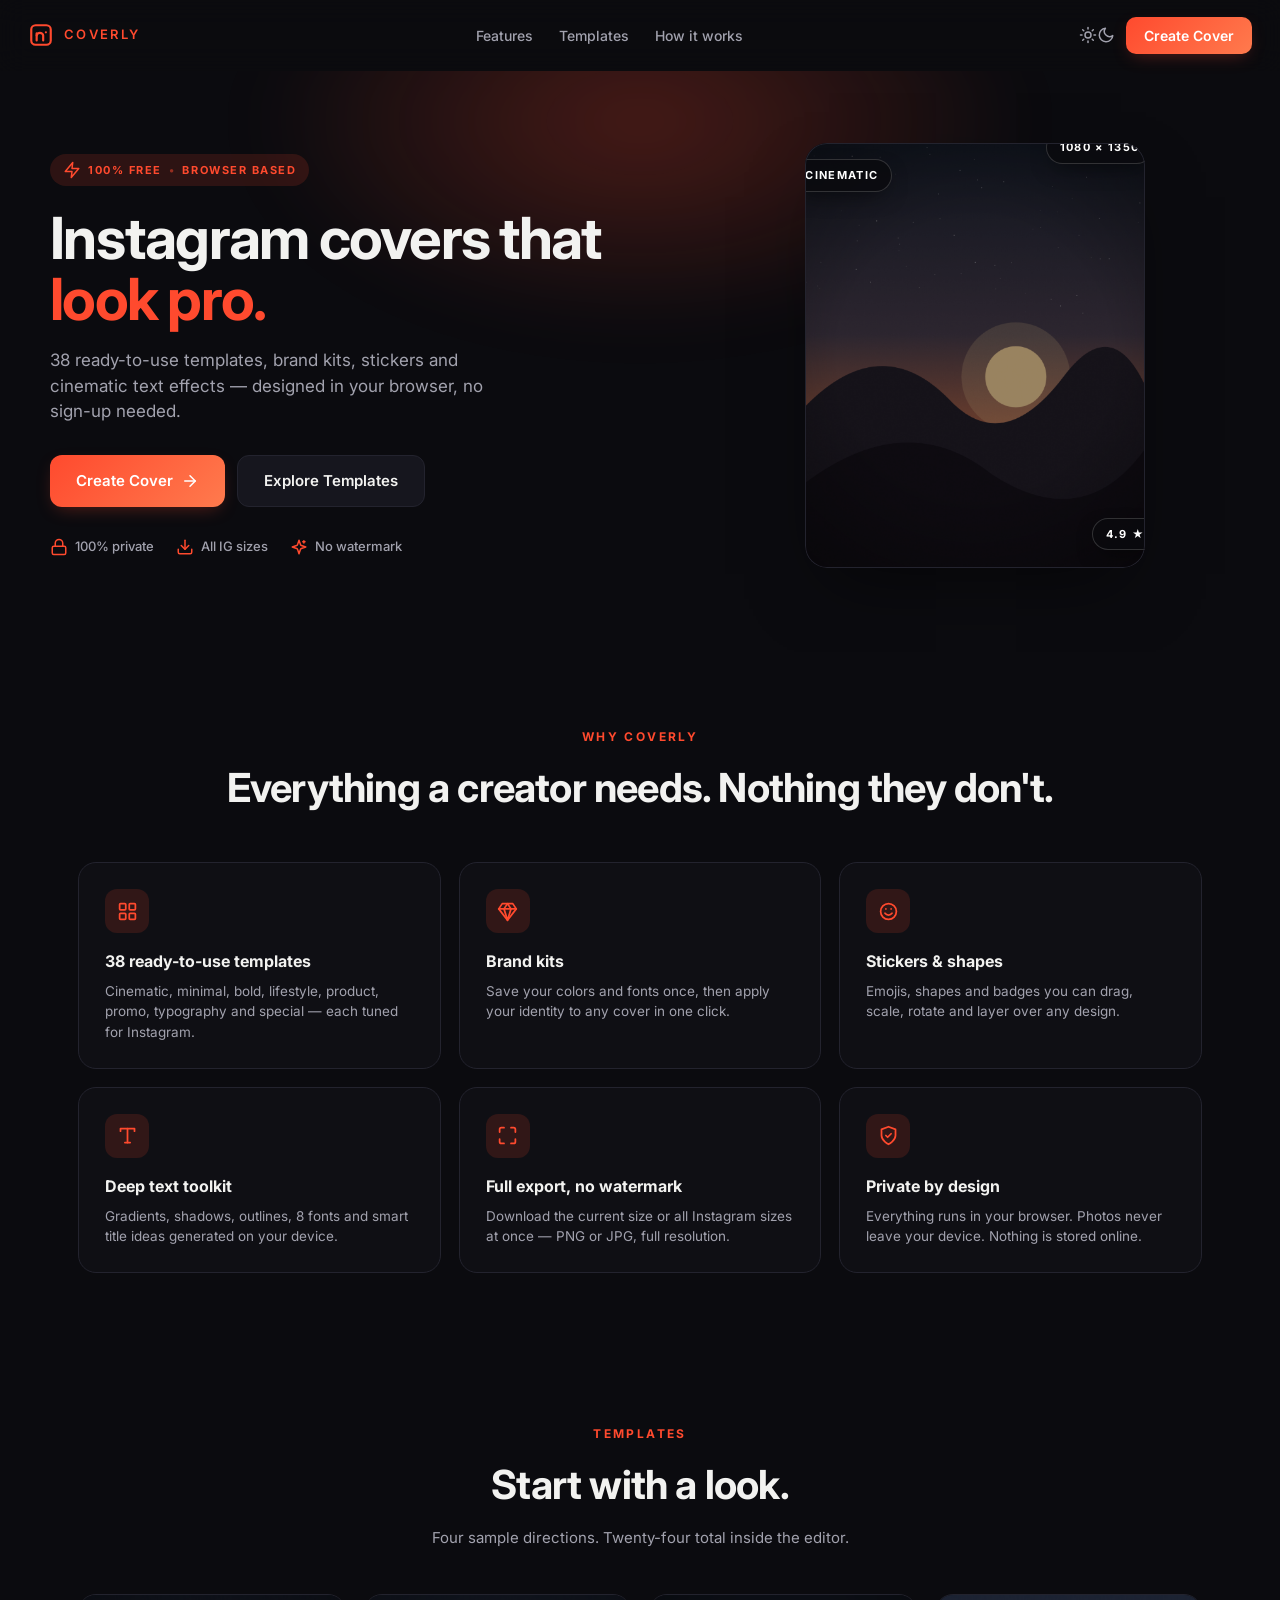
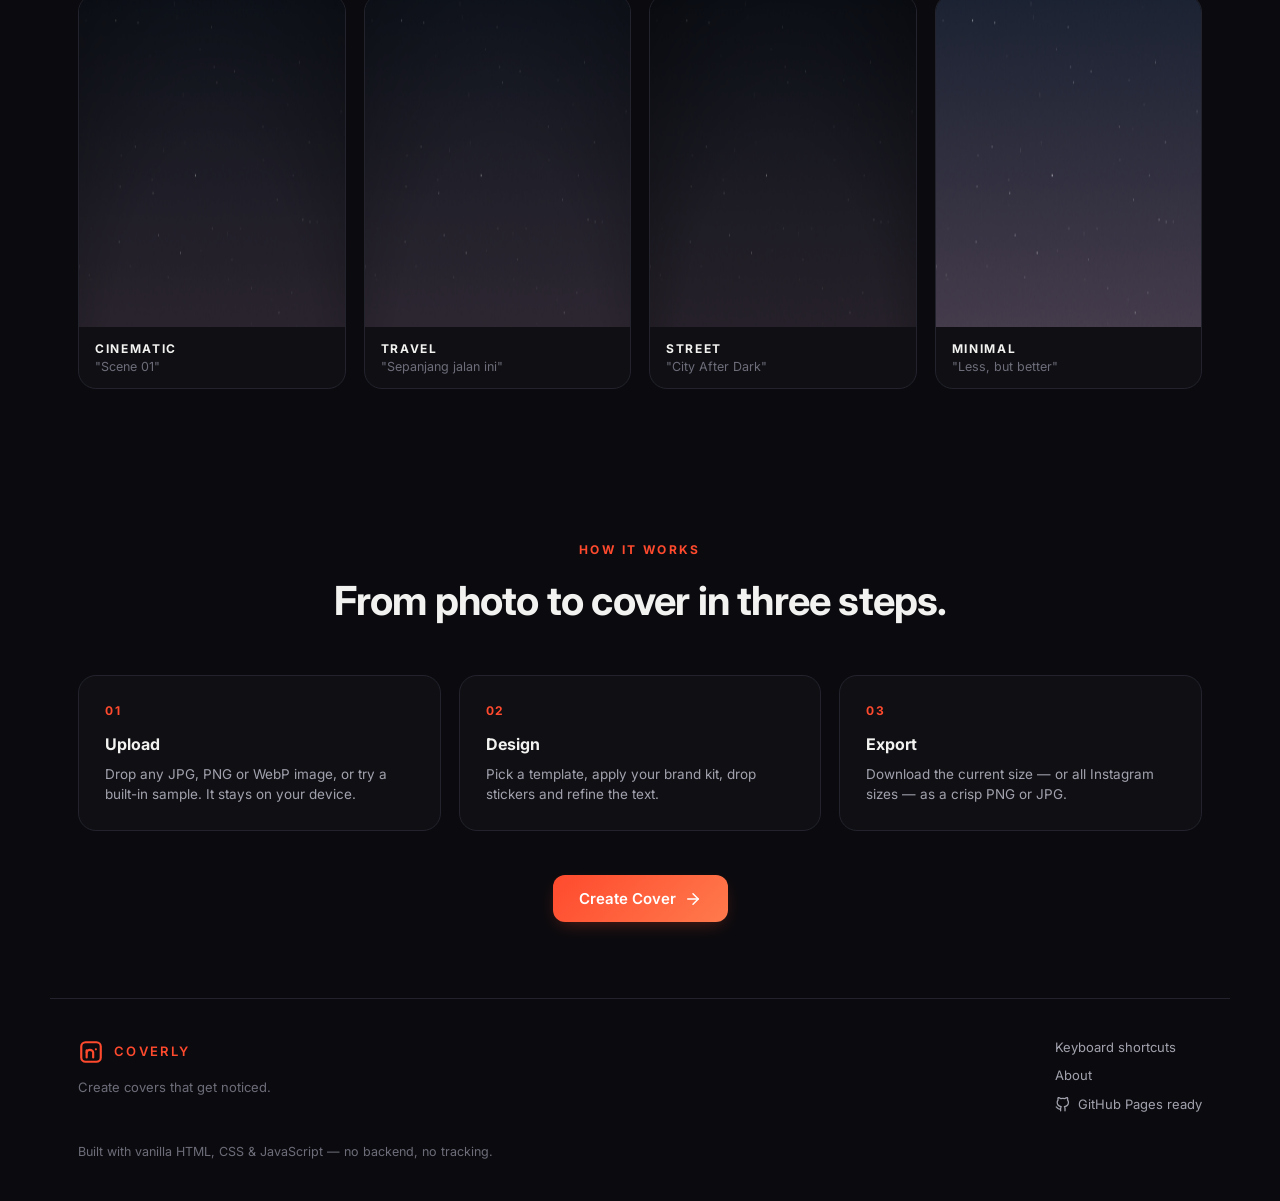
<file: index.html>
<!DOCTYPE html>
<html lang="en" data-theme="dark">
<head>
  <meta charset="UTF-8" />
  <meta name="viewport" content="width=device-width, initial-scale=1.0, viewport-fit=cover" />
  <title>Coverly — Instagram Cover Generator</title>
  <meta name="description" content="Design professional Instagram covers with 38 ready-to-use templates, brand kits, stickers, text effects and full-size export. 100% in your browser." />
  <meta name="theme-color" content="#0b0b0f" />

  <!-- Open Graph -->
  <meta property="og:type" content="website" />
  <meta property="og:title" content="Coverly — Instagram Cover Generator" />
  <meta property="og:description" content="Premium Instagram cover design: templates, brand kits, stickers, text effects and batch export — entirely in your browser." />
  <meta property="og:site_name" content="Coverly" />
  <meta property="og:image" content="assets/icons/icon-512.png" />

  <link rel="icon" type="image/svg+xml" href="assets/icons/icon.svg" />
  <link rel="apple-touch-icon" href="assets/icons/icon-192.png" />
  <link rel="manifest" href="manifest.webmanifest" />

  <!-- Fonts -->
  <link rel="preconnect" href="https://fonts.googleapis.com" />
  <link rel="preconnect" href="https://fonts.gstatic.com" crossorigin />
  <link
    href="https://fonts.googleapis.com/css2?family=Inter:wght@400;500;600;700&family=Space+Grotesk:wght@400;500;600;700&family=Poppins:wght@400;500;600;700&family=Montserrat:wght@500;600;700;800&family=Oswald:wght@400;500;600;700&family=Bebas+Neue&family=Playfair+Display:ital,wght@0,400;0,500;0,600;0,700;1,400;1,500&family=DM+Serif+Display&display=swap"
    rel="stylesheet"
  />

  <link rel="stylesheet" href="css/style.css" />
  <link rel="stylesheet" href="css/responsive.css" />
  <link rel="stylesheet" href="css/animations.css" />
</head>
<body>

  <!-- ============ ICON SPRITE (inline, dependency-free) ============ -->
  <svg xmlns="http://www.w3.org/2000/svg" style="display:none" aria-hidden="true">
    <symbol id="i-logo" viewBox="0 0 24 24" fill="none" stroke="currentColor" stroke-width="2" stroke-linecap="round" stroke-linejoin="round">
      <rect x="3" y="3" width="18" height="18" rx="4"/><path d="M8 17v-6.5"/><path d="M8 12.5c0-1.5 1.5-2.5 3-2.5s3 1 3 2.5V17"/><circle cx="16.5" cy="9.5" r="1" fill="currentColor" stroke="none"/>
    </symbol>
    <symbol id="i-sun" viewBox="0 0 24 24" fill="none" stroke="currentColor" stroke-width="2" stroke-linecap="round" stroke-linejoin="round"><circle cx="12" cy="12" r="4"/><path d="M12 2v2M12 20v2M4.93 4.93l1.41 1.41M17.66 17.66l1.41 1.41M2 12h2M20 12h2M6.34 17.66l-1.41 1.41M19.07 4.93l-1.41 1.41"/></symbol>
    <symbol id="i-moon" viewBox="0 0 24 24" fill="none" stroke="currentColor" stroke-width="2" stroke-linecap="round" stroke-linejoin="round"><path d="M21 12.79A9 9 0 1 1 11.21 3 7 7 0 0 0 21 12.79z"/></symbol>
    <symbol id="i-undo" viewBox="0 0 24 24" fill="none" stroke="currentColor" stroke-width="2" stroke-linecap="round" stroke-linejoin="round"><path d="M3 7v6h6"/><path d="M21 17a9 9 0 0 0-15-6.7L3 13"/></symbol>
    <symbol id="i-redo" viewBox="0 0 24 24" fill="none" stroke="currentColor" stroke-width="2" stroke-linecap="round" stroke-linejoin="round"><path d="M21 7v6h-6"/><path d="M3 17a9 9 0 0 1 15-6.7L21 13"/></symbol>
    <symbol id="i-reset" viewBox="0 0 24 24" fill="none" stroke="currentColor" stroke-width="2" stroke-linecap="round" stroke-linejoin="round"><path d="M3 12a9 9 0 1 0 9-9 9.75 9.75 0 0 0-6.74 2.74L3 8"/><path d="M3 3v5h5"/></symbol>
    <symbol id="i-download" viewBox="0 0 24 24" fill="none" stroke="currentColor" stroke-width="2" stroke-linecap="round" stroke-linejoin="round"><path d="M21 15v4a2 2 0 0 1-2 2H5a2 2 0 0 1-2-2v-4"/><polyline points="7 10 12 15 17 10"/><line x1="12" y1="15" x2="12" y2="3"/></symbol>
    <symbol id="i-upload" viewBox="0 0 24 24" fill="none" stroke="currentColor" stroke-width="2" stroke-linecap="round" stroke-linejoin="round"><path d="M21 15v4a2 2 0 0 1-2 2H5a2 2 0 0 1-2-2v-4"/><polyline points="17 8 12 3 7 8"/><line x1="12" y1="3" x2="12" y2="15"/></symbol>
    <symbol id="i-plus" viewBox="0 0 24 24" fill="none" stroke="currentColor" stroke-width="2" stroke-linecap="round" stroke-linejoin="round"><line x1="12" y1="5" x2="12" y2="19"/><line x1="5" y1="12" x2="19" y2="12"/></symbol>
    <symbol id="i-minus" viewBox="0 0 24 24" fill="none" stroke="currentColor" stroke-width="2" stroke-linecap="round" stroke-linejoin="round"><line x1="5" y1="12" x2="19" y2="12"/></symbol>
    <symbol id="i-x" viewBox="0 0 24 24" fill="none" stroke="currentColor" stroke-width="2" stroke-linecap="round" stroke-linejoin="round"><line x1="18" y1="6" x2="6" y2="18"/><line x1="6" y1="6" x2="18" y2="18"/></symbol>
    <symbol id="i-check" viewBox="0 0 24 24" fill="none" stroke="currentColor" stroke-width="2" stroke-linecap="round" stroke-linejoin="round"><polyline points="20 6 9 17 4 12"/></symbol>
    <symbol id="i-sparkles" viewBox="0 0 24 24" fill="none" stroke="currentColor" stroke-width="2" stroke-linecap="round" stroke-linejoin="round"><path d="M12 3l1.9 5.8a2 2 0 0 0 1.27 1.27L21 12l-5.83 1.93a2 2 0 0 0-1.27 1.27L12 21l-1.9-5.83a2 2 0 0 0-1.27-1.27L3 12l5.83-1.9a2 2 0 0 0 1.27-1.27L12 3z"/><path d="M18.5 3.5v3M17 5h3"/></symbol>
    <symbol id="i-image" viewBox="0 0 24 24" fill="none" stroke="currentColor" stroke-width="2" stroke-linecap="round" stroke-linejoin="round"><rect x="3" y="3" width="18" height="18" rx="2"/><circle cx="9" cy="9" r="2"/><path d="M21 15l-3.1-3.1a2 2 0 0 0-2.8 0L6 21"/></symbol>
    <symbol id="i-type" viewBox="0 0 24 24" fill="none" stroke="currentColor" stroke-width="2" stroke-linecap="round" stroke-linejoin="round"><polyline points="4 7 4 4 20 4 20 7"/><line x1="9" y1="20" x2="15" y2="20"/><line x1="12" y1="4" x2="12" y2="20"/></symbol>
    <symbol id="i-palette" viewBox="0 0 24 24" fill="none" stroke="currentColor" stroke-width="2" stroke-linecap="round" stroke-linejoin="round"><path d="M12 21a9 9 0 1 1 9-9c0 1.66-1.34 3-3 3h-2.5a2.5 2.5 0 0 0-2.5 2.5c0 .9.4 1.6 1 2.1.6.5.9 1.1.9 1.4z"/><circle cx="7.5" cy="10.5" r="1"/><circle cx="12" cy="7.5" r="1"/><circle cx="16.5" cy="10.5" r="1"/></symbol>
    <symbol id="i-smile" viewBox="0 0 24 24" fill="none" stroke="currentColor" stroke-width="2" stroke-linecap="round" stroke-linejoin="round"><circle cx="12" cy="12" r="9"/><path d="M8 14s1.5 2 4 2 4-2 4-2"/><line x1="9" y1="9" x2="9.01" y2="9"/><line x1="15" y1="9" x2="15.01" y2="9"/></symbol>
    <symbol id="i-gem" viewBox="0 0 24 24" fill="none" stroke="currentColor" stroke-width="2" stroke-linecap="round" stroke-linejoin="round"><path d="M6 3h12l4 6-10 13L2 9z"/><path d="M2 9h20"/><path d="M12 22 8 9l4-6 4 6z"/></symbol>
    <symbol id="i-copy" viewBox="0 0 24 24" fill="none" stroke="currentColor" stroke-width="2" stroke-linecap="round" stroke-linejoin="round"><rect x="9" y="9" width="13" height="13" rx="2"/><path d="M5 15H4a2 2 0 0 1-2-2V4a2 2 0 0 1 2-2h9a2 2 0 0 1 2 2v1"/></symbol>
    <symbol id="i-front" viewBox="0 0 24 24" fill="none" stroke="currentColor" stroke-width="2" stroke-linecap="round" stroke-linejoin="round"><polyline points="12 8 12 21"/><path d="M12 8l-3 3"/><path d="M12 8l3 3"/><path d="M5 3h14"/></symbol>
    <symbol id="i-grid" viewBox="0 0 24 24" fill="none" stroke="currentColor" stroke-width="2" stroke-linecap="round" stroke-linejoin="round"><rect x="3" y="3" width="7" height="7" rx="1"/><rect x="14" y="3" width="7" height="7" rx="1"/><rect x="14" y="14" width="7" height="7" rx="1"/><rect x="3" y="14" width="7" height="7" rx="1"/></symbol>
    <symbol id="i-move" viewBox="0 0 24 24" fill="none" stroke="currentColor" stroke-width="2" stroke-linecap="round" stroke-linejoin="round"><polyline points="5 9 2 12 5 15"/><polyline points="9 5 12 2 15 5"/><polyline points="15 19 12 22 9 19"/><polyline points="19 9 22 12 19 15"/><line x1="2" y1="12" x2="22" y2="12"/><line x1="12" y1="2" x2="12" y2="22"/></symbol>
    <symbol id="i-keyboard" viewBox="0 0 24 24" fill="none" stroke="currentColor" stroke-width="2" stroke-linecap="round" stroke-linejoin="round"><rect x="2" y="5" width="20" height="14" rx="2"/><path d="M6 9h.01M10 9h.01M14 9h.01M18 9h.01M6 13h.01M18 13h.01M6 17h.01M10 17h.01M14 17h.01M18 17h.01M9 13h6"/></symbol>
    <symbol id="i-info" viewBox="0 0 24 24" fill="none" stroke="currentColor" stroke-width="2" stroke-linecap="round" stroke-linejoin="round"><circle cx="12" cy="12" r="10"/><line x1="12" y1="16" x2="12" y2="12"/><line x1="12" y1="8" x2="12.01" y2="8"/></symbol>
    <symbol id="i-arrow-right" viewBox="0 0 24 24" fill="none" stroke="currentColor" stroke-width="2" stroke-linecap="round" stroke-linejoin="round"><line x1="5" y1="12" x2="19" y2="12"/><polyline points="12 5 19 12 12 19"/></symbol>
    <symbol id="i-align-left" viewBox="0 0 24 24" fill="none" stroke="currentColor" stroke-width="2" stroke-linecap="round" stroke-linejoin="round"><line x1="21" y1="6" x2="3" y2="6"/><line x1="15" y1="12" x2="3" y2="12"/><line x1="17" y1="18" x2="3" y2="18"/></symbol>
    <symbol id="i-align-center" viewBox="0 0 24 24" fill="none" stroke="currentColor" stroke-width="2" stroke-linecap="round" stroke-linejoin="round"><line x1="21" y1="6" x2="3" y2="6"/><line x1="17" y1="12" x2="7" y2="12"/><line x1="19" y1="18" x2="5" y2="18"/></symbol>
    <symbol id="i-align-right" viewBox="0 0 24 24" fill="none" stroke="currentColor" stroke-width="2" stroke-linecap="round" stroke-linejoin="round"><line x1="21" y1="6" x2="3" y2="6"/><line x1="21" y1="12" x2="9" y2="12"/><line x1="21" y1="18" x2="7" y2="18"/></symbol>
    <symbol id="i-refresh" viewBox="0 0 24 24" fill="none" stroke="currentColor" stroke-width="2" stroke-linecap="round" stroke-linejoin="round"><path d="M23 4v6h-6"/><path d="M1 20v-6h6"/><path d="M3.51 9a9 9 0 0 1 14.85-3.36L23 10M1 14l4.64 4.36A9 9 0 0 0 20.49 15"/></symbol>
    <symbol id="i-maximize" viewBox="0 0 24 24" fill="none" stroke="currentColor" stroke-width="2" stroke-linecap="round" stroke-linejoin="round"><path d="M8 3H5a2 2 0 0 0-2 2v3M21 8V5a2 2 0 0 0-2-2h-3M3 16v3a2 2 0 0 0 2 2h3M16 21h3a2 2 0 0 0 2-2v-3"/></symbol>
    <symbol id="i-trash" viewBox="0 0 24 24" fill="none" stroke="currentColor" stroke-width="2" stroke-linecap="round" stroke-linejoin="round"><polyline points="3 6 5 6 21 6"/><path d="M19 6v14a2 2 0 0 1-2 2H7a2 2 0 0 1-2-2V6m3 0V4a2 2 0 0 1 2-2h4a2 2 0 0 1 2 2v2"/></symbol>
    <symbol id="i-zap" viewBox="0 0 24 24" fill="none" stroke="currentColor" stroke-width="2" stroke-linecap="round" stroke-linejoin="round"><polygon points="13 2 3 14 12 14 11 22 21 10 12 10 13 2"/></symbol>
    <symbol id="i-shield" viewBox="0 0 24 24" fill="none" stroke="currentColor" stroke-width="2" stroke-linecap="round" stroke-linejoin="round"><path d="M12 22s8-4 8-10V5l-8-3-8 3v7c0 6 8 10 8 10z"/><polyline points="9 12 11 14 15 10"/></symbol>
    <symbol id="i-github" viewBox="0 0 24 24" fill="none" stroke="currentColor" stroke-width="2" stroke-linecap="round" stroke-linejoin="round"><path d="M9 19c-5 1.5-5-2.5-7-3m14 6v-3.87a3.37 3.37 0 0 0-.94-2.61c3.14-.35 6.44-1.54 6.44-7A5.44 5.44 0 0 0 20 4.77 5.07 5.07 0 0 0 19.91 1S18.73.65 16 2.48a13.38 13.38 0 0 0-7 0C6.27.65 5.09 1 5.09 1A5.07 5.07 0 0 0 5 4.77a5.44 5.44 0 0 0-1.5 3.78c0 5.42 3.3 6.61 6.44 7A3.37 3.37 0 0 0 9 18.13V22"/></symbol>
    <symbol id="i-loader" viewBox="0 0 24 24" fill="none" stroke="currentColor" stroke-width="2" stroke-linecap="round" stroke-linejoin="round"><path d="M21 12a9 9 0 1 1-6.22-8.56"/></symbol>
    <symbol id="i-lock" viewBox="0 0 24 24" fill="none" stroke="currentColor" stroke-width="2" stroke-linecap="round" stroke-linejoin="round"><rect x="3" y="11" width="18" height="11" rx="2"/><path d="M7 11V7a5 5 0 0 1 10 0v4"/></symbol>
    <symbol id="i-camera" viewBox="0 0 24 24" fill="none" stroke="currentColor" stroke-width="2" stroke-linecap="round" stroke-linejoin="round"><path d="M23 19a2 2 0 0 1-2 2H3a2 2 0 0 1-2-2V8a2 2 0 0 1 2-2h4l2-3h6l2 3h4a2 2 0 0 1 2 2z"/><circle cx="12" cy="13" r="4"/></symbol>
    <symbol id="i-chevron-down" viewBox="0 0 24 24" fill="none" stroke="currentColor" stroke-width="2" stroke-linecap="round" stroke-linejoin="round"><polyline points="6 9 12 15 18 9"/></symbol>
    <!-- shape glyphs (filled) -->
    <symbol id="i-circle" viewBox="0 0 24 24" fill="currentColor"><circle cx="12" cy="12" r="9"/></symbol>
    <symbol id="i-oval" viewBox="0 0 24 24" fill="currentColor"><ellipse cx="12" cy="12" rx="9" ry="5.5"/></symbol>
    <symbol id="i-star" viewBox="0 0 24 24" fill="currentColor"><path d="M12 2l2.9 6.3 6.9.8-5.1 4.7 1.4 6.8L12 17.4 5.9 20.6l1.4-6.8L2.2 9.1l6.9-.8z"/></symbol>
    <symbol id="i-arrow" viewBox="0 0 24 24" fill="currentColor"><path d="M2 8h10V4l10 8-10 8v-4H2z"/></symbol>
    <symbol id="i-frame" viewBox="0 0 24 24" fill="none" stroke="currentColor" stroke-width="2"><rect x="4" y="7" width="16" height="10" rx="2"/></symbol>
    <symbol id="i-zigzag" viewBox="0 0 24 24" fill="none" stroke="currentColor" stroke-width="2" stroke-linecap="round" stroke-linejoin="round"><path d="M2 12l4-6 4 8 4-8 4 8 4-6"/></symbol>
  </svg>

  <!-- ===================== LANDING PAGE ===================== -->
  <div id="view-landing" class="landing">
    <header class="site-nav">
      <a class="brand" href="#top" aria-label="Coverly home">
        <svg class="brand-mark"><use href="#i-logo"/></svg>
        <span class="brand-name">COVERLY</span>
      </a>
      <nav class="site-nav-links" aria-label="Primary">
        <a href="#features">Features</a>
        <a href="#templates">Templates</a>
        <a href="#how">How it works</a>
      </nav>
      <div class="site-nav-actions">
        <button class="icon-btn site-nav-toggle" id="navToggle" type="button" aria-label="Open navigation menu" aria-expanded="false" aria-controls="siteNavMobile">
          <svg class="icon" width="20" height="20" viewBox="0 0 24 24" fill="none" stroke="currentColor" stroke-width="2" stroke-linecap="round" stroke-linejoin="round"><line x1="3" y1="6" x2="21" y2="6"/><line x1="3" y1="12" x2="21" y2="12"/><line x1="3" y1="18" x2="21" y2="18"/></svg>
        </button>
        <button class="icon-btn js-dark-toggle" type="button" aria-label="Toggle dark mode" title="Toggle dark mode">
          <svg class="icon icon-sun"><use href="#i-sun"/></svg>
          <svg class="icon icon-moon"><use href="#i-moon"/></svg>
        </button>
        <button class="btn btn-primary js-open-editor" type="button">Create Cover</button>
      </div>
      <div class="site-nav-mobile" id="siteNavMobile" hidden>
        <a href="#features">Features</a>
        <a href="#templates">Templates</a>
        <a href="#how">How it works</a>
      </div>
    </header>

    <main id="top">
      <!-- HERO -->
      <section class="hero">
        <div class="hero-glow" aria-hidden="true"></div>
        <div class="hero-inner">
          <div class="hero-copy">
            <span class="badge">
              <svg class="icon"><use href="#i-zap"/></svg>
              100% FREE <span class="dot">•</span> BROWSER BASED
            </span>
            <h1 class="hero-title">Instagram covers that <em>look pro.</em></h1>
            <p class="hero-sub">
              38 ready-to-use templates, brand kits, stickers and cinematic text effects —
              designed in your browser, no sign-up needed.
            </p>
            <div class="hero-cta">
              <button class="btn btn-primary btn-lg js-open-editor" type="button">
                Create Cover
                <svg class="icon"><use href="#i-arrow-right"/></svg>
              </button>
              <a class="btn btn-ghost btn-lg" href="#templates">Explore Templates</a>
            </div>
            <ul class="hero-proof" aria-label="Key benefits">
              <li><svg class="icon"><use href="#i-lock"/></svg>100% private</li>
              <li><svg class="icon"><use href="#i-download"/></svg>All IG sizes</li>
              <li><svg class="icon"><use href="#i-sparkles"/></svg>No watermark</li>
            </ul>
          </div>

          <div class="hero-visual" aria-hidden="true">
            <div class="mockup">
              <div class="mockup-frame">
                <canvas id="heroCanvas" width="540" height="675"></canvas>
                <div class="mockup-chip mockup-chip--1">CINEMATIC</div>
                <div class="mockup-chip mockup-chip--2">1080 × 1350</div>
                <div class="mockup-chip mockup-chip--3">4.9 ★</div>
              </div>
            </div>
          </div>
        </div>
      </section>

      <!-- FEATURES -->
      <section class="section" id="features">
        <div class="section-head">
          <span class="section-kicker">Why Coverly</span>
          <h2 class="section-title">Everything a creator needs. Nothing they don't.</h2>
        </div>
        <div class="features-grid">
          <article class="feature-card">
            <span class="feature-icon"><svg class="icon"><use href="#i-grid"/></svg></span>
            <h3>38 ready-to-use templates</h3>
            <p>Cinematic, minimal, bold, lifestyle, product, promo, typography and special — each tuned for Instagram.</p>
          </article>
          <article class="feature-card">
            <span class="feature-icon"><svg class="icon"><use href="#i-gem"/></svg></span>
            <h3>Brand kits</h3>
            <p>Save your colors and fonts once, then apply your identity to any cover in one click.</p>
          </article>
          <article class="feature-card">
            <span class="feature-icon"><svg class="icon"><use href="#i-smile"/></svg></span>
            <h3>Stickers &amp; shapes</h3>
            <p>Emojis, shapes and badges you can drag, scale, rotate and layer over any design.</p>
          </article>
          <article class="feature-card">
            <span class="feature-icon"><svg class="icon"><use href="#i-type"/></svg></span>
            <h3>Deep text toolkit</h3>
            <p>Gradients, shadows, outlines, 8 fonts and smart title ideas generated on your device.</p>
          </article>
          <article class="feature-card">
            <span class="feature-icon"><svg class="icon"><use href="#i-maximize"/></svg></span>
            <h3>Full export, no watermark</h3>
            <p>Download the current size or all Instagram sizes at once — PNG or JPG, full resolution.</p>
          </article>
          <article class="feature-card">
            <span class="feature-icon"><svg class="icon"><use href="#i-shield"/></svg></span>
            <h3>Private by design</h3>
            <p>Everything runs in your browser. Photos never leave your device. Nothing is stored online.</p>
          </article>
        </div>
      </section>

      <!-- TEMPLATES SHOWCASE -->
      <section class="section" id="templates">
        <div class="section-head">
          <span class="section-kicker">Templates</span>
          <h2 class="section-title">Start with a look.</h2>
          <p class="section-sub">Four sample directions. Twenty-four total inside the editor.</p>
        </div>
        <div class="tpl-showcase">
          <button class="tpl-card js-apply-sample" data-sample="cinematic-dark" type="button">
            <div class="tpl-preview"><canvas data-sample-canvas="cinematic-dark"></canvas></div>
            <div class="tpl-meta">
              <span class="tpl-name">CINEMATIC</span>
              <span class="tpl-tagline">"Scene 01"</span>
            </div>
          </button>
          <button class="tpl-card js-apply-sample" data-sample="travel" type="button">
            <div class="tpl-preview"><canvas data-sample-canvas="travel"></canvas></div>
            <div class="tpl-meta">
              <span class="tpl-name">TRAVEL</span>
              <span class="tpl-tagline">"Sepanjang jalan ini"</span>
            </div>
          </button>
          <button class="tpl-card js-apply-sample" data-sample="street-night" type="button">
            <div class="tpl-preview"><canvas data-sample-canvas="street-night"></canvas></div>
            <div class="tpl-meta">
              <span class="tpl-name">STREET</span>
              <span class="tpl-tagline">"City After Dark"</span>
            </div>
          </button>
          <button class="tpl-card js-apply-sample" data-sample="minimal-ivory" type="button">
            <div class="tpl-preview"><canvas data-sample-canvas="minimal-ivory"></canvas></div>
            <div class="tpl-meta">
              <span class="tpl-name">MINIMAL</span>
              <span class="tpl-tagline">"Less, but better"</span>
            </div>
          </button>
        </div>
      </section>

      <!-- HOW IT WORKS -->
      <section class="section" id="how">
        <div class="section-head">
          <span class="section-kicker">How it works</span>
          <h2 class="section-title">From photo to cover in three steps.</h2>
        </div>
        <div class="steps">
          <article class="step">
            <span class="step-num">01</span>
            <h3>Upload</h3>
            <p>Drop any JPG, PNG or WebP image, or try a built-in sample. It stays on your device.</p>
          </article>
          <article class="step">
            <span class="step-num">02</span>
            <h3>Design</h3>
            <p>Pick a template, apply your brand kit, drop stickers and refine the text.</p>
          </article>
          <article class="step">
            <span class="step-num">03</span>
            <h3>Export</h3>
            <p>Download the current size — or all Instagram sizes — as a crisp PNG or JPG.</p>
          </article>
        </div>
        <div class="section-cta">
          <button class="btn btn-primary btn-lg js-open-editor" type="button">
            Create Cover
            <svg class="icon"><use href="#i-arrow-right"/></svg>
          </button>
        </div>
      </section>
    </main>

    <footer class="site-footer">
      <div class="footer-brand">
        <a class="brand" href="#top" aria-label="Coverly home">
          <svg class="brand-mark"><use href="#i-logo"/></svg>
          <span class="brand-name">COVERLY</span>
        </a>
        <p class="footer-tagline">Create covers that get noticed.</p>
      </div>
      <div class="footer-links">
        <button class="footer-link js-open-shortcuts" type="button">Keyboard shortcuts</button>
        <button class="footer-link js-open-about" type="button">About</button>
        <a class="footer-link" href="https://github.com/" target="_blank" rel="noopener">
          <svg class="icon"><use href="#i-github"/></svg> GitHub Pages ready
        </a>
      </div>
      <p class="footer-note">Built with vanilla HTML, CSS &amp; JavaScript — no backend, no tracking.</p>
    </footer>
  </div>

  <!-- ===================== EDITOR ===================== -->
  <div id="view-editor" class="editor" hidden>
    <header class="editor-topbar">
      <div class="tb-left">
        <button class="brand js-back-landing" type="button" aria-label="Back to home" title="Back to home">
          <svg class="brand-mark"><use href="#i-logo"/></svg>
          <span class="brand-name">COVERLY</span>
        </button>
      </div>

      <nav class="tb-nav" aria-label="Editor tools">
        <button class="tb-tab" type="button" data-tab="templates" aria-pressed="false">
          <svg class="icon"><use href="#i-grid"/></svg><span>Templates</span>
        </button>
      </nav>

      <div class="tb-actions">
        <button class="icon-btn" id="undoBtn" type="button" aria-label="Undo" title="Undo (Ctrl+Z)" data-tooltip="Undo">
          <svg class="icon"><use href="#i-undo"/></svg>
        </button>
        <button class="icon-btn" id="redoBtn" type="button" aria-label="Redo" title="Redo (Ctrl+Shift+Z)" data-tooltip="Redo">
          <svg class="icon"><use href="#i-redo"/></svg>
        </button>
        <button class="icon-btn" id="resetBtn" type="button" aria-label="Reset design" title="Reset design" data-tooltip="Reset">
          <svg class="icon"><use href="#i-reset"/></svg>
        </button>
        <button class="icon-btn js-dark-toggle" id="themeToggle" type="button" aria-label="Toggle dark mode" title="Toggle dark mode">
          <svg class="icon icon-sun"><use href="#i-sun"/></svg>
          <svg class="icon icon-moon"><use href="#i-moon"/></svg>
        </button>
        <button class="btn btn-primary btn-export" id="exportBtn" type="button">
          <svg class="icon"><use href="#i-download"/></svg>
          Export
        </button>
      </div>
    </header>

    <div class="editor-body">
      <!-- ICON RAIL -->
      <nav class="rail" aria-label="Editor tools">
        <button class="rail-btn" type="button" data-tab="templates" aria-pressed="false" title="Templates">
          <svg class="icon"><use href="#i-grid"/></svg>
          <span>Templates</span>
        </button>
        <button class="rail-btn is-active" type="button" data-tab="design" aria-pressed="true" title="Design">
          <svg class="icon"><use href="#i-palette"/></svg>
          <span>Design</span>
        </button>
        <button class="rail-btn" type="button" data-tab="image" aria-pressed="false" title="Image">
          <svg class="icon"><use href="#i-image"/></svg>
          <span>Image</span>
        </button>
        <button class="rail-btn" type="button" data-tab="text" aria-pressed="false" title="Text">
          <svg class="icon"><use href="#i-type"/></svg>
          <span>Text</span>
        </button>
        <button class="rail-btn" type="button" data-tab="elements" aria-pressed="false" title="Elements">
          <svg class="icon"><use href="#i-smile"/></svg>
          <span>Elements</span>
        </button>
        <button class="rail-btn" type="button" data-tab="brand" aria-pressed="false" title="Brand kit">
          <svg class="icon"><use href="#i-gem"/></svg>
          <span>Brand</span>
        </button>
      </nav>

      <!-- PANELS -->
      <div class="panels">

        <!-- TEMPLATES -->
        <section class="panel" id="panel-templates">
          <header class="panel-head">
            <h2 class="panel-title"><svg class="icon"><use href="#i-grid"/></svg> Templates</h2>
            <span class="panel-count">38 ready-to-use</span>
          </header>
          <div class="tpl-cats" id="templateCats" role="tablist" aria-label="Template categories"></div>
          <div class="tpl-grid" id="templateGrid" role="list"></div>
        </section>

        <!-- DESIGN -->
        <section class="panel is-visible" id="panel-design">
          <header class="panel-head">
            <h2 class="panel-title"><svg class="icon"><use href="#i-palette"/></svg> Design</h2>
          </header>

          <div class="control-group">
            <label class="ctl-label" for="canvasSizeSelect">Canvas size</label>
            <select id="canvasSizeSelect" aria-label="Canvas size">
              <option value="1080x1350">Portrait · 1080 × 1350</option>
              <option value="1080x1080">Square · 1080 × 1080</option>
              <option value="1080x1920">Story · 1080 × 1920</option>
            </select>
          </div>

          <div class="control-group">
            <label class="ctl-label" for="bgColorInput">Background color</label>
            <div class="color-row">
              <input type="color" id="bgColorInput" value="#0b0b0f" aria-label="Background color" />
              <div class="swatch-row" id="bgSwatches" role="group" aria-label="Background presets"></div>
            </div>
          </div>

          <div class="control-group">
            <label class="ctl-label">Overlay</label>
            <div class="seg" id="ovSeg" role="group" aria-label="Overlay type">
              <button class="seg-btn is-active" type="button" data-ovtype="dark">Dark</button>
              <button class="seg-btn" type="button" data-ovtype="light">Light</button>
              <button class="seg-btn" type="button" data-ovtype="gradient">Gradient</button>
              <button class="seg-btn" type="button" data-ovtype="none">None</button>
            </div>
          </div>

          <div class="control-group">
            <label class="ctl-label" for="ovRange">
              <span>Overlay opacity</span><output id="ovVal">50%</output>
            </label>
            <input type="range" id="ovRange" min="0" max="100" value="50" />
          </div>
          <div class="control-group">
            <label class="ctl-label" for="vigRange">
              <span>Vignette</span><output id="vigVal">0%</output>
            </label>
            <input type="range" id="vigRange" min="0" max="100" value="0" />
          </div>
          <div class="control-group">
            <label class="ctl-label" for="blurRange">
              <span>Photo blur</span><output id="blurVal">0px</output>
            </label>
            <input type="range" id="blurRange" min="0" max="30" value="0" />
          </div>

          <div class="control-group">
            <label class="ctl-label">Decorations</label>
            <div class="toggle-row">
              <button class="toggle" id="accentLineToggle" type="button" role="switch" aria-checked="false" aria-label="Toggle accent line">
                <span class="toggle-knob"></span><span class="toggle-label">Accent line</span>
              </button>
              <button class="toggle" id="pillToggle" type="button" role="switch" aria-checked="false" aria-label="Toggle pill label">
                <span class="toggle-knob"></span><span class="toggle-label">Pill label</span>
              </button>
              <button class="toggle" id="filmToggle" type="button" role="switch" aria-checked="false" aria-label="Toggle film frame">
                <span class="toggle-knob"></span><span class="toggle-label">Film frame</span>
              </button>
              <button class="toggle" id="grainToggle" type="button" role="switch" aria-checked="false" aria-label="Toggle film grain">
                <span class="toggle-knob"></span><span class="toggle-label">Grain</span>
              </button>
            </div>
          </div>

          <div class="control-group">
            <label class="ctl-label" for="pillTextInput">Pill label text</label>
            <input type="text" id="pillTextInput" placeholder="e.g. NEW IN" />
          </div>

          <button class="btn btn-ghost btn-block" id="browseTplBtn" type="button">
            <svg class="icon"><use href="#i-grid"/></svg>
            Browse all templates
          </button>
        </section>

        <!-- IMAGE -->
        <section class="panel" id="panel-image">
          <header class="panel-head">
            <h2 class="panel-title"><svg class="icon"><use href="#i-image"/></svg> Image</h2>
          </header>

          <input type="file" id="fileInput" accept="image/*" class="sr-only" />

          <button class="dropzone-sm" id="editUploadBtn" type="button">
            <svg class="icon"><use href="#i-upload"/></svg>
            Upload / Replace photo
          </button>
          <button class="btn btn-ghost btn-block" id="sampleBtn" type="button">
            <svg class="icon"><use href="#i-sparkles"/></svg>
            Try a sample photo
          </button>
          <p class="panel-note" id="imgStatus">
            <svg class="icon"><use href="#i-lock"/></svg>
            Processed locally — never leaves your device.
          </p>

          <div class="control-group">
            <label class="ctl-label" for="zoomRange">
              <span>Zoom</span><output id="zoomVal">100%</output>
            </label>
            <div class="range-row">
              <button class="icon-btn mini" id="zoomMinusBtn" type="button" aria-label="Zoom out" title="Zoom out"><svg class="icon"><use href="#i-minus"/></svg></button>
              <input type="range" id="zoomRange" min="50" max="300" value="100" />
              <button class="icon-btn mini" id="zoomPlusBtn" type="button" aria-label="Zoom in" title="Zoom in"><svg class="icon"><use href="#i-plus"/></svg></button>
            </div>
          </div>

          <div class="control-group">
            <label class="ctl-label" for="rotRange">
              <span>Rotation</span><output id="rotVal">0°</output>
            </label>
            <div class="range-row">
              <button class="icon-btn mini" id="rotMinusBtn" type="button" aria-label="Rotate left" title="Rotate left"><svg class="icon"><use href="#i-minus"/></svg></button>
              <input type="range" id="rotRange" min="-180" max="180" value="0" />
              <button class="icon-btn mini" id="rotPlusBtn" type="button" aria-label="Rotate right" title="Rotate right"><svg class="icon"><use href="#i-plus"/></svg></button>
            </div>
          </div>

          <p class="panel-note">
            <svg class="icon"><use href="#i-move"/></svg>
            Tip: drag directly on the canvas to reposition your photo. Ctrl + wheel to zoom.
          </p>

          <button class="btn btn-ghost btn-sm btn-block" id="resetImgBtn" type="button">
            <svg class="icon"><use href="#i-refresh"/></svg>
            Reset photo position
          </button>
        </section>

        <!-- TEXT -->
        <section class="panel" id="panel-text">
          <header class="panel-head">
            <h2 class="panel-title"><svg class="icon"><use href="#i-type"/></svg> Text</h2>
            <div class="seg seg-sm" role="group" aria-label="Active text layer">
              <button class="seg-btn is-active" type="button" data-textlayer="title" aria-pressed="true">Title</button>
              <button class="seg-btn" type="button" data-textlayer="subtitle" aria-pressed="false">Subtitle</button>
            </div>
          </header>

          <div class="control-group">
            <label class="ctl-label" for="titleInput">Title</label>
            <textarea id="titleInput" rows="2" placeholder="Your title here" aria-label="Title text"></textarea>
          </div>
          <div class="control-group">
            <label class="ctl-label" for="subtitleInput">Subtitle</label>
            <textarea id="subtitleInput" rows="2" placeholder="Add a subtitle" aria-label="Subtitle text"></textarea>
          </div>

          <div class="control-group">
            <label class="ctl-label" for="fontSelect">Font family</label>
            <select id="fontSelect">
              <option value="Space Grotesk">Space Grotesk</option>
              <option value="Inter">Inter</option>
              <option value="Poppins">Poppins</option>
              <option value="Montserrat">Montserrat</option>
              <option value="Oswald">Oswald</option>
              <option value="Bebas Neue">Bebas Neue</option>
              <option value="Playfair Display">Playfair Display</option>
              <option value="DM Serif Display">DM Serif Display</option>
            </select>
          </div>

          <div class="control-group ctl-2col">
            <div>
              <label class="ctl-label" for="sizeRange">Size</label>
              <input type="range" id="sizeRange" min="24" max="280" value="104" />
              <output id="sizeVal" class="ctl-output">104</output>
            </div>
            <div>
              <label class="ctl-label" for="weightSelect">Weight</label>
              <select id="weightSelect">
                <option value="400">Regular</option>
                <option value="500">Medium</option>
                <option value="600">Semibold</option>
                <option value="700">Bold</option>
                <option value="800">Extra bold</option>
              </select>
            </div>
          </div>

          <div class="control-group">
            <label class="ctl-label" for="lsRange">
              <span>Letter spacing</span><output id="lsVal">0</output>
            </label>
            <input type="range" id="lsRange" min="0" max="60" value="0" />
          </div>
          <div class="control-group">
            <label class="ctl-label" for="lhRange">
              <span>Line height</span><output id="lhVal">1.1</output>
            </label>
            <input type="range" id="lhRange" min="0.8" max="2" step="0.05" value="1.1" />
          </div>

          <div class="control-group">
            <label class="ctl-label" for="caseSelect">Case</label>
            <select id="caseSelect">
              <option value="none">As typed</option>
              <option value="uppercase">UPPERCASE</option>
              <option value="lowercase">lowercase</option>
              <option value="capitalize">Capitalize</option>
            </select>
          </div>

          <div class="control-group">
            <label class="ctl-label">Align</label>
            <div class="seg" id="alignSeg" role="group" aria-label="Text alignment">
              <button class="seg-btn" type="button" data-align="left" aria-label="Align left"><svg class="icon"><use href="#i-align-left"/></svg></button>
              <button class="seg-btn" type="button" data-align="center" aria-label="Align center"><svg class="icon"><use href="#i-align-center"/></svg></button>
              <button class="seg-btn" type="button" data-align="right" aria-label="Align right"><svg class="icon"><use href="#i-align-right"/></svg></button>
            </div>
          </div>

          <div class="control-group ctl-2col">
            <div>
              <label class="ctl-label" for="colorInput">Color</label>
              <div class="color-row">
                <input type="color" id="colorInput" value="#ffffff" aria-label="Text color" />
                <button class="icon-btn mini" id="colorResetBtn" type="button" aria-label="Reset text color" title="Reset text color"><svg class="icon"><use href="#i-reset"/></svg></button>
              </div>
            </div>
            <div>
              <label class="ctl-label" for="opacityRange">
                <span>Opacity</span><output id="opacityVal">100%</output>
              </label>
              <input type="range" id="opacityRange" min="0" max="100" value="100" />
            </div>
          </div>

          <!-- GRADIENT -->
          <div class="control-group effect-group">
            <div class="effect-head">
              <button class="toggle" id="gradToggle" type="button" role="switch" aria-checked="false" aria-label="Toggle gradient">
                <span class="toggle-knob"></span><span class="toggle-label">Gradient</span>
              </button>
            </div>
            <div class="effect-body" id="gradGroup">
              <div class="color-row">
                <input type="color" id="gradColor1" value="#ffffff" aria-label="Gradient color 1" />
                <input type="color" id="gradColor2" value="#ff5a36" aria-label="Gradient color 2" />
              </div>
              <label class="ctl-label" for="gradAngle">
                <span>Angle</span><output id="gradAngleVal">90°</output>
              </label>
              <input type="range" id="gradAngle" min="0" max="180" value="90" />
            </div>
          </div>

          <!-- SHADOW -->
          <div class="control-group effect-group">
            <div class="effect-head">
              <button class="toggle" id="shadowToggle" type="button" role="switch" aria-checked="false" aria-label="Toggle shadow">
                <span class="toggle-knob"></span><span class="toggle-label">Shadow</span>
              </button>
            </div>
            <div class="effect-body" id="shadowGroup">
              <div class="color-row">
                <input type="color" id="shadowColor" value="#000000" aria-label="Shadow color" />
              </div>
              <label class="ctl-label" for="shadowBlur">
                <span>Blur</span><output id="shadowBlurVal">24px</output>
              </label>
              <input type="range" id="shadowBlur" min="0" max="60" value="24" />
              <div class="ctl-2col">
                <div>
                  <label class="ctl-label" for="shadowX">
                    <span>Offset X</span><output id="shadowXVal">0px</output>
                  </label>
                  <input type="range" id="shadowX" min="-40" max="40" value="0" />
                </div>
                <div>
                  <label class="ctl-label" for="shadowY">
                    <span>Offset Y</span><output id="shadowYVal">6px</output>
                  </label>
                  <input type="range" id="shadowY" min="-40" max="40" value="6" />
                </div>
              </div>
            </div>
          </div>

          <!-- OUTLINE -->
          <div class="control-group effect-group">
            <div class="effect-head">
              <button class="toggle" id="outlineToggle" type="button" role="switch" aria-checked="false" aria-label="Toggle outline">
                <span class="toggle-knob"></span><span class="toggle-label">Outline</span>
              </button>
            </div>
            <div class="effect-body" id="outlineGroup">
              <div class="color-row">
                <input type="color" id="outlineColor" value="#000000" aria-label="Outline color" />
              </div>
              <label class="ctl-label" for="outlineWidth">
                <span>Width</span><output id="outlineWidthVal">6px</output>
              </label>
              <input type="range" id="outlineWidth" min="1" max="24" value="6" />
            </div>
          </div>

          <div class="control-group">
            <label class="ctl-label">Position</label>
            <div class="pos-grid" id="posGrid" role="group" aria-label="Text position preset">
              <button class="pos-btn" type="button" data-pos="top-left" aria-label="Top left"><span></span></button>
              <button class="pos-btn" type="button" data-pos="top-center" aria-label="Top center"><span></span></button>
              <button class="pos-btn" type="button" data-pos="top-right" aria-label="Top right"><span></span></button>
              <button class="pos-btn" type="button" data-pos="center" aria-label="Center"><span></span></button>
              <button class="pos-btn" type="button" data-pos="mid-left" aria-label="Middle left"><span></span></button>
              <button class="pos-btn" type="button" data-pos="mid-right" aria-label="Middle right"><span></span></button>
              <button class="pos-btn" type="button" data-pos="bottom-left" aria-label="Bottom left"><span></span></button>
              <button class="pos-btn" type="button" data-pos="bottom-center" aria-label="Bottom center"><span></span></button>
              <button class="pos-btn" type="button" data-pos="bottom-right" aria-label="Bottom right"><span></span></button>
            </div>
          </div>

          <div class="control-group ideas">
            <label class="ctl-label" for="ideasInput">
              <span class="ideas-label"><svg class="icon"><use href="#i-sparkles"/></svg> Smart Title Ideas</span>
            </label>
            <div class="ideas-row">
              <input type="text" id="ideasInput" placeholder="e.g. jalan pulang sore hari" aria-label="Theme for title ideas" />
              <button class="btn btn-ghost btn-sm" id="ideasBtn" type="button">Generate</button>
            </div>
            <ul class="ideas-list" id="ideasList" aria-live="polite"></ul>
            <p class="ideas-note">Generated locally from a simple dictionary — no AI, no internet.</p>
          </div>
        </section>

        <!-- ELEMENTS -->
        <section class="panel" id="panel-elements">
          <header class="panel-head">
            <h2 class="panel-title"><svg class="icon"><use href="#i-smile"/></svg> Elements</h2>
          </header>

          <div class="el-list" id="elList" aria-label="Added elements"></div>

          <div class="control-group el-controls" id="elControls" hidden>
            <label class="ctl-label" for="elScale">
              <span>Scale</span><output id="elScaleVal">1.00</output>
            </label>
            <input type="range" id="elScale" min="30" max="300" value="100" />

            <label class="ctl-label" for="elRot">
              <span>Rotation</span><output id="elRotVal">0°</output>
            </label>
            <input type="range" id="elRot" min="-180" max="180" value="0" />

            <label class="ctl-label" for="elOpacity">
              <span>Opacity</span><output id="elOpacityVal">100%</output>
            </label>
            <input type="range" id="elOpacity" min="0" max="100" value="100" />

            <label class="ctl-label" for="elColor">Color</label>
            <div class="color-row">
              <input type="color" id="elColor" value="#ff5a36" aria-label="Element color" />
            </div>

            <div class="btn-row">
              <button class="btn btn-ghost btn-sm" id="elFrontBtn" type="button" title="Bring to front">
                <svg class="icon"><use href="#i-front"/></svg> Front
              </button>
              <button class="btn btn-ghost btn-sm" id="elDupBtn" type="button" title="Duplicate">
                <svg class="icon"><use href="#i-copy"/></svg> Duplicate
              </button>
              <button class="btn btn-ghost btn-sm btn-danger" id="elDeleteBtn" type="button" title="Delete">
                <svg class="icon"><use href="#i-trash"/></svg> Delete
              </button>
            </div>
          </div>

          <p class="panel-note">
            <svg class="icon"><use href="#i-move"/></svg>
            Add a sticker, then drag it anywhere on the canvas. Click to select.
          </p>

          <div class="el-palette" id="elPalette"></div>
        </section>

        <!-- BRAND -->
        <section class="panel" id="panel-brand">
          <header class="panel-head">
            <h2 class="panel-title"><svg class="icon"><use href="#i-gem"/></svg> Brand Kit</h2>
          </header>

          <div class="brand-current">
            <span class="brand-label">Current design</span>
            <div class="brand-dots">
              <span class="brand-dot" id="brandSwatch" title="Background"></span>
              <span class="brand-dot" id="brandTitleColor" title="Title"></span>
              <span class="brand-dot" id="brandSubColor" title="Subtitle"></span>
            </div>
            <p class="brand-fonts"><span id="brandTitleFont">Space Grotesk</span> · <span id="brandSubFont">Inter</span></p>
          </div>

          <div class="control-group">
            <label class="ctl-label" for="brandName">Save current as a kit</label>
            <div class="ideas-row">
              <input type="text" id="brandName" placeholder="e.g. My Brand" aria-label="Brand kit name" />
              <button class="btn btn-ghost btn-sm" id="brandSaveBtn" type="button">Save</button>
            </div>
          </div>

          <h4 class="el-group-title">Saved kits</h4>
          <div class="brand-list" id="brandList"></div>
        </section>

      </div>

      <!-- CANVAS STAGE -->
      <main class="canvas-stage" aria-label="Design canvas">
        <div class="stage-toolbar">
          <label class="size-select" for="canvasSizeSelect">
            <span class="sr-only">Canvas size</span>
            <svg class="icon"><use href="#i-maximize"/></svg>
            <span class="size-select-text" id="sizeSelectText">Portrait</span>
          </label>
          <div class="stage-zoom" role="group" aria-label="Canvas zoom">
            <button class="icon-btn" id="zoomOutBtn" type="button" aria-label="Zoom out" title="Zoom out">
              <svg class="icon"><use href="#i-minus"/></svg>
            </button>
            <span class="zoom-pct" id="zoomPct">Fit</span>
            <button class="icon-btn" id="zoomInBtn" type="button" aria-label="Zoom in" title="Zoom in">
              <svg class="icon"><use href="#i-plus"/></svg>
            </button>
          </div>
        </div>

        <div class="stage-scroll" id="dropzone">
          <div class="stage-frame">
            <div class="canvas-empty" id="canvasEmpty">
              <div class="empty-art" aria-hidden="true">
                <svg viewBox="0 0 120 120" class="empty-svg">
                  <circle cx="60" cy="60" r="46" fill="none" stroke="currentColor" stroke-width="1.5" stroke-dasharray="4 5"/>
                  <rect x="34" y="34" width="52" height="52" rx="10" fill="none" stroke="currentColor" stroke-width="1.5"/>
                  <path d="M42 70l10-10 8 8 12-14 8 10" fill="none" stroke="currentColor" stroke-width="1.5" stroke-linecap="round" stroke-linejoin="round"/>
                  <circle cx="46" cy="46" r="3.5" fill="currentColor"/>
                  <path d="M96 20l1.2 3.6 3.6 1.2-3.6 1.2L96 29.6l-1.2-3.6-3.6-1.2 3.6-1.2z" fill="currentColor"/>
                </svg>
              </div>
              <h3>Start with a photo</h3>
              <p>Drop an image anywhere, or try a sample — then pick a template.</p>
              <div class="empty-actions">
                <button class="btn btn-primary" id="emptyUploadBtn" type="button">
                  <svg class="icon"><use href="#i-upload"/></svg>
                  Upload Photo
                </button>
                <button class="btn btn-ghost" id="emptySampleBtn" type="button">
                  <svg class="icon"><use href="#i-sparkles"/></svg>
                  Sample
                </button>
              </div>
              <p class="empty-hint">or paste from clipboard (Ctrl + V)</p>
            </div>
            <canvas id="previewCanvas" class="preview-canvas" width="1080" height="1350"></canvas>
          </div>
          <p class="stage-hint">
            <svg class="icon"><use href="#i-move"/></svg>
            Drag photo to reposition · drag text or stickers to move · click stickers to select · Ctrl + wheel to zoom
          </p>
        </div>
      </main>

      <!-- MOBILE BOTTOM SHEET (same DOM, restyled by CSS) -->
      <div class="sheet" id="bottomSheet">
        <div class="sheet-handle" aria-hidden="true"></div>
        <header class="sheet-head">
          <h2 class="sheet-title" id="sheetTitle">Design</h2>
          <button class="icon-btn" id="sheetClose" type="button" aria-label="Close panel"><svg class="icon"><use href="#i-x"/></svg></button>
        </header>
        <div class="sheet-body" id="sheetBody"></div>
      </div>
    </div>

    <!-- MOBILE BOTTOM BAR -->
    <nav class="mobile-bar" aria-label="Quick tools">
      <button class="m-tool" type="button" data-mtool="templates">
        <svg class="icon"><use href="#i-grid"/></svg><span>Templates</span>
      </button>
      <button class="m-tool" type="button" data-mtool="design">
        <svg class="icon"><use href="#i-palette"/></svg><span>Design</span>
      </button>
      <button class="m-tool" type="button" data-mtool="image">
        <svg class="icon"><use href="#i-image"/></svg><span>Image</span>
      </button>
      <button class="m-tool" type="button" data-mtool="text">
        <svg class="icon"><use href="#i-type"/></svg><span>Text</span>
      </button>
      <button class="m-tool" type="button" data-mtool="elements">
        <svg class="icon"><use href="#i-smile"/></svg><span>Elements</span>
      </button>
      <button class="m-tool" type="button" data-mtool="brand">
        <svg class="icon"><use href="#i-gem"/></svg><span>Brand</span>
      </button>
    </nav>
  </div>

  <!-- ===================== MODALS ===================== -->
  <div class="modal-backdrop" id="modal-export" hidden>
    <div class="modal" role="dialog" aria-modal="true" aria-labelledby="exportTitle" tabindex="-1">
      <header class="modal-head">
        <h2 class="modal-title" id="exportTitle">Export your cover</h2>
        <button class="icon-btn js-modal-close" type="button" aria-label="Close export dialog"><svg class="icon"><use href="#i-x"/></svg></button>
      </header>
      <div class="modal-body">
        <div class="final-wrap">
          <canvas id="finalPreview" width="540" height="675"></canvas>
          <div class="final-info" id="expInfo"></div>
        </div>
        <div class="export-opts">
          <div class="opt-row">
            <span class="opt-label">Format</span>
            <div class="seg" role="group" aria-label="Export format">
              <button class="seg-btn is-active" type="button" data-format="png">PNG</button>
              <button class="seg-btn" type="button" data-format="jpg">JPG</button>
            </div>
          </div>
          <div class="opt-row">
            <span class="opt-label">Quality</span>
            <div class="seg" role="group" aria-label="Export quality">
              <button class="seg-btn is-active" type="button" data-quality="standard">Standard</button>
              <button class="seg-btn" type="button" data-quality="high">High</button>
            </div>
          </div>
        </div>
        <button class="btn btn-primary btn-block" id="expDownloadBtn" type="button">
          <svg class="icon"><use href="#i-download"/></svg>
          <span class="js-label">Download current size</span>
        </button>
        <button class="btn btn-ghost btn-block" id="expAllBtn" type="button">
          <svg class="icon"><use href="#i-grid"/></svg>
          <span class="js-label">Download all sizes (3)</span>
        </button>
        <p class="export-note">
          <svg class="icon"><use href="#i-lock"/></svg>
          Rendered entirely in your browser. No watermark — free forever.
        </p>
      </div>
    </div>
  </div>

  <div class="modal-backdrop" id="modal-shortcuts" hidden>
    <div class="modal" role="dialog" aria-modal="true" aria-labelledby="shortcutsTitle" tabindex="-1">
      <header class="modal-head">
        <h2 class="modal-title" id="shortcutsTitle">Keyboard shortcuts</h2>
        <button class="icon-btn js-modal-close" type="button" aria-label="Close shortcuts dialog"><svg class="icon"><use href="#i-x"/></svg></button>
      </header>
      <div class="modal-body">
        <ul class="kbd-list">
          <li><span>Undo</span><span class="kbd"><kbd>Ctrl</kbd><span>+</span><kbd>Z</kbd></span></li>
          <li><span>Redo</span><span class="kbd"><kbd>Ctrl</kbd><span>+</span><kbd>Shift</kbd><span>+</span><kbd>Z</kbd></span></li>
          <li><span>Export cover</span><span class="kbd"><kbd>Ctrl</kbd><span>+</span><kbd>S</kbd></span></li>
          <li><span>Remove selected sticker or text</span><span class="kbd"><kbd>Del</kbd></span></li>
          <li><span>Paste an image</span><span class="kbd"><kbd>Ctrl</kbd><span>+</span><kbd>V</kbd></span></li>
          <li><span>Close dialog / panel</span><span class="kbd"><kbd>Esc</kbd></span></li>
        </ul>
      </div>
    </div>
  </div>

  <div class="modal-backdrop" id="modal-about" hidden>
    <div class="modal" role="dialog" aria-modal="true" aria-labelledby="aboutTitle" tabindex="-1">
      <header class="modal-head">
        <h2 class="modal-title" id="aboutTitle">About Coverly</h2>
        <button class="icon-btn js-modal-close" type="button" aria-label="Close about dialog"><svg class="icon"><use href="#i-x"/></svg></button>
      </header>
      <div class="modal-body about-body">
        <span class="badge"><svg class="icon"><use href="#i-zap"/></svg> 100% FREE · BROWSER BASED</span>
        <p class="about-text">
          <strong>Coverly</strong> helps content creators design professional Instagram covers —
          cinematic, clean and on-brand — directly in their browser.
        </p>
        <p class="about-text">
          Your photos never leave your device. No account, no API, no tracking. The entire app is
          static files, so it runs anywhere — even fully offline.
        </p>
        <p class="about-note">Built with HTML5, CSS3, Vanilla JavaScript and the Canvas API.</p>
      </div>
    </div>
  </div>

  <div class="toasts" id="toasts" role="status" aria-live="polite"></div>

  <!-- Scripts (plain scripts in dependency order so it works via file:// and GitHub Pages) -->
  <script src="js/storage.js"></script>
  <script src="js/templates.js"></script>
  <script src="js/canvas.js"></script>
  <script src="js/editor.js"></script>
  <script src="js/export.js"></script>
  <script src="js/controls.js"></script>
  <script src="js/app.js"></script>
</body>
</html>
</file>
<file: css/style.css>
/* ============================================================
   COVERLY — style.css
   Premium dark design system. Light theme via data-theme="light".
   ============================================================ */

/* ---------------- design tokens ---------------- */
:root {
  --accent: #ff4a2e;
  --accent-2: #ff7a4d;
  --accent-soft: rgba(255, 74, 46, 0.14);
  --accent-glow: rgba(255, 74, 46, 0.35);

  --radius: 12px;
  --radius-sm: 8px;
  --radius-lg: 18px;
  --ease: cubic-bezier(0.22, 1, 0.36, 1);
}

html[data-theme="dark"] {
  --bg: #0b0b0f;
  --bg2: #0f0f14;
  --bg3: #14141b;
  --surface: #16161e;
  --surface-2: #1c1c26;
  --border: #23232e;
  --border-strong: #33333f;
  --text: #f2f2f0;
  --text-2: #a2a2ae;
  --text-3: #6d6d7a;
  --shadow: rgba(0, 0, 0, 0.55);
  --glow: rgba(255, 74, 46, 0.25);
  color-scheme: dark;
}

html[data-theme="light"] {
  --bg: #f5f5f2;
  --bg2: #ffffff;
  --bg3: #fbfbf9;
  --surface: #ffffff;
  --surface-2: #f2f2ef;
  --border: #e3e3de;
  --border-strong: #cfcfc9;
  --text: #17171b;
  --text-2: #56565e;
  --text-3: #8a8a93;
  --shadow: rgba(20, 20, 25, 0.18);
  --glow: rgba(255, 74, 46, 0.16);
  color-scheme: light;
}

/* ---------------- base ---------------- */
* { box-sizing: border-box; margin: 0; padding: 0; }

html, body { height: 100%; }

body {
  font-family: "Inter", system-ui, -apple-system, "Segoe UI", Roboto, sans-serif;
  background: var(--bg);
  color: var(--text);
  -webkit-font-smoothing: antialiased;
  text-rendering: optimizeLegibility;
  font-size: 14px;
  line-height: 1.5;
}

body.no-scroll { overflow: hidden; }

button { font-family: inherit; font-size: inherit; color: inherit; background: none; border: 0; cursor: pointer; }
button:focus-visible, a:focus-visible, input:focus-visible, select:focus-visible, textarea:focus-visible, canvas:focus-visible {
  outline: 2px solid var(--accent);
  outline-offset: 2px;
}
input, select, textarea { font-family: inherit; color: var(--text); }

a { color: var(--accent); text-decoration: none; }

.sr-only {
  position: absolute; width: 1px; height: 1px;
  clip: rect(0 0 0 0); clip-path: inset(50%); overflow: hidden; white-space: nowrap;
}

/* The hidden attribute must always win over any display rule
   (used by modals, views and the canvas empty overlay). */
[hidden] { display: none !important; }

.icon { width: 18px; height: 18px; flex: none; }
.icon-sm { width: 15px; height: 15px; }

/* ---------------- buttons ---------------- */
.btn {
  display: inline-flex; align-items: center; justify-content: center; gap: 8px;
  padding: 10px 18px; border-radius: 10px; font-weight: 600; font-size: 14px;
  transition: transform 0.15s var(--ease), background 0.2s var(--ease), border-color 0.2s var(--ease), box-shadow 0.2s var(--ease);
  user-select: none; white-space: nowrap;
}
.btn:active { transform: translateY(1px) scale(0.99); }

.btn-primary {
  background: linear-gradient(135deg, var(--accent), var(--accent-2));
  color: #fff;
  box-shadow: 0 6px 18px -6px var(--accent-glow);
}
.btn-primary:hover { box-shadow: 0 8px 24px -6px var(--glow); filter: brightness(1.05); }
.btn-primary:disabled { opacity: 0.5; cursor: default; box-shadow: none; }

.btn-ghost {
  background: var(--surface); color: var(--text);
  border: 1px solid var(--border);
}
.btn-ghost:hover { border-color: var(--border-strong); background: var(--surface-2); }

.btn-danger:hover { border-color: var(--accent); color: var(--accent); }

.btn-lg { padding: 14px 26px; font-size: 15px; border-radius: 12px; }
.btn-sm { padding: 7px 12px; font-size: 13px; border-radius: 8px; gap: 6px; }
.btn-block { width: 100%; }

.icon-btn {
  display: inline-flex; align-items: center; justify-content: center;
  width: 38px; height: 38px; border-radius: 10px; color: var(--text-2);
  transition: background 0.2s var(--ease), color 0.2s var(--ease);
}
.icon-btn:hover { background: var(--surface); color: var(--text); }
.icon-btn:disabled { opacity: 0.35; pointer-events: none; }
.icon-btn.mini { width: 30px; height: 30px; border-radius: 8px; }

.icon-btn[data-tooltip] { position: relative; }
.icon-btn[data-tooltip]:hover::after {
  content: attr(data-tooltip);
  position: absolute; bottom: -30px; left: 50%; transform: translateX(-50%);
  background: var(--surface-2); color: var(--text); border: 1px solid var(--border);
  padding: 4px 9px; border-radius: 6px; font-size: 11px; white-space: nowrap; z-index: 40;
  pointer-events: none;
}

/* ---------------- segmented control ---------------- */
.seg {
  display: inline-flex; background: var(--bg3); border: 1px solid var(--border);
  border-radius: 10px; padding: 3px; gap: 2px;
}
.seg-btn {
  display: inline-flex; align-items: center; justify-content: center; gap: 6px;
  padding: 7px 14px; border-radius: 8px; font-size: 13px; font-weight: 500;
  color: var(--text-2); transition: background 0.2s var(--ease), color 0.2s var(--ease);
}
.seg-btn:hover { color: var(--text); }
.seg-btn.is-active { background: var(--accent); color: #fff; box-shadow: 0 4px 12px -4px var(--accent-glow); }
.seg-sm .seg-btn { padding: 5px 12px; font-size: 12px; }

/* ---------------- toggle switch ---------------- */
.toggle {
  display: inline-flex; align-items: center; gap: 10px; padding: 6px 4px;
}
.toggle-knob {
  position: relative; width: 36px; height: 20px; border-radius: 999px;
  background: var(--bg3); border: 1px solid var(--border-strong); flex: none;
  transition: background 0.2s var(--ease), border-color 0.2s var(--ease);
}
.toggle-knob::after {
  content: ""; position: absolute; top: 2px; left: 2px;
  width: 14px; height: 14px; border-radius: 50%; background: var(--text-2);
  transition: transform 0.2s var(--ease), background 0.2s var(--ease);
}
.toggle[aria-checked="true"] .toggle-knob { background: var(--accent); border-color: var(--accent); }
.toggle[aria-checked="true"] .toggle-knob::after { transform: translateX(16px); background: #fff; }
.toggle-label { font-size: 13px; color: var(--text-2); transition: color 0.2s var(--ease); }
.toggle[aria-checked="true"] .toggle-label { color: var(--text); }

.toggle-row { display: grid; gap: 2px; }

/* ---------------- form controls ---------------- */
input[type="range"] {
  -webkit-appearance: none; appearance: none;
  width: 100%; height: 22px; background: transparent; cursor: pointer;
  accent-color: var(--accent);
}
input[type="range"]::-webkit-slider-runnable-track {
  height: 4px; border-radius: 999px;
  background: var(--border-strong);
}
input[type="range"]::-webkit-slider-thumb {
  -webkit-appearance: none; appearance: none;
  width: 16px; height: 16px; border-radius: 50%;
  background: var(--accent); margin-top: -6px;
  border: 2px solid var(--bg);
  box-shadow: 0 2px 8px -2px var(--accent-glow);
}
input[type="range"]::-moz-range-track { height: 4px; border-radius: 999px; background: var(--border-strong); }
input[type="range"]::-moz-range-thumb {
  width: 12px; height: 12px; border-radius: 50%; border: 2px solid var(--bg);
  background: var(--accent);
}

input[type="text"], input[type="color"], select, textarea {
  width: 100%; background: var(--surface); border: 1px solid var(--border);
  border-radius: 10px; padding: 9px 12px; font-size: 13px; color: var(--text);
  transition: border-color 0.2s var(--ease);
}
input[type="text"]:focus, select:focus, textarea:focus { border-color: var(--accent); }
select {
  appearance: none; -webkit-appearance: none;
  background-image: url("data:image/svg+xml,%3Csvg xmlns='http://www.w3.org/2000/svg' width='12' height='12' viewBox='0 0 24 24' fill='none' stroke='%23a2a2ae' stroke-width='2' stroke-linecap='round' stroke-linejoin='round'%3E%3Cpolyline points='6 9 12 15 18 9'/%3E%3C/svg%3E");
  background-repeat: no-repeat; background-position: right 12px center; padding-right: 34px;
  cursor: pointer;
}
textarea { resize: vertical; min-height: 52px; line-height: 1.45; }

input[type="color"] {
  -webkit-appearance: none; appearance: none; padding: 3px; width: 44px; height: 38px; cursor: pointer;
}
input[type="color"]::-webkit-color-swatch-wrapper { padding: 2px; }
input[type="color"]::-webkit-color-swatch { border: none; border-radius: 7px; }
input[type="color"]::-moz-color-swatch { border: none; border-radius: 7px; }

.color-row { display: flex; align-items: center; gap: 8px; }
.color-row input[type="color"] { flex: none; }
.swatch-row { display: flex; flex-wrap: wrap; gap: 6px; }
.bg-swatch {
  width: 26px; height: 26px; border-radius: 8px; border: 2px solid transparent;
  box-shadow: inset 0 0 0 1px rgba(128, 128, 140, 0.35);
  transition: transform 0.15s var(--ease), border-color 0.15s var(--ease);
}
.bg-swatch:hover { transform: scale(1.12); }
.bg-swatch.is-active { border-color: var(--accent); }

.range-row { display: flex; align-items: center; gap: 8px; }
.range-row input[type="range"] { flex: 1; }

.ctl-label {
  display: flex; align-items: baseline; justify-content: space-between;
  font-size: 12px; font-weight: 600; letter-spacing: 0.02em;
  color: var(--text-2); text-transform: uppercase;
  margin-bottom: 7px;
}
.ctl-label output { color: var(--text); font-weight: 600; text-transform: none; }
.ctl-output { display: block; text-align: right; font-size: 12px; color: var(--text-2); margin-top: 2px; }

/* ---------------- landing ---------------- */
.landing { min-height: 100%; }

.site-nav {
  position: sticky; top: 0; z-index: 50;
  display: flex; align-items: center; justify-content: space-between; gap: 16px;
  padding: 16px 28px;
  background: color-mix(in srgb, var(--bg) 82%, transparent);
  backdrop-filter: blur(14px); -webkit-backdrop-filter: blur(14px);
  border-bottom: 1px solid transparent;
}
.site-nav-links { display: flex; gap: 26px; }
.site-nav-links a { color: var(--text-2); font-weight: 500; font-size: 14px; transition: color 0.2s var(--ease); }
.site-nav-links a:hover { color: var(--text); }
.site-nav-actions { display: flex; align-items: center; gap: 10px; }
.site-nav-toggle { display: none; }
.site-nav-mobile {
  position: absolute; top: 100%; left: 0; right: 0;
  display: flex; flex-direction: column; padding: 8px 16px 14px;
  background: color-mix(in srgb, var(--bg) 92%, transparent);
  backdrop-filter: blur(14px); -webkit-backdrop-filter: blur(14px);
  border-bottom: 1px solid var(--border);
  box-shadow: 0 18px 30px -18px rgba(0, 0, 0, 0.55);
}
.site-nav-mobile a {
  color: var(--text-2); font-weight: 500; font-size: 15px;
  padding: 12px 6px; border-bottom: 1px solid var(--border);
}
.site-nav-mobile a:last-child { border-bottom: 0; }
.site-nav-mobile a:hover { color: var(--text); }
.site-nav-mobile.is-open { display: flex; }

.brand { display: inline-flex; align-items: center; gap: 10px; }
.brand-mark { width: 26px; height: 26px; color: var(--accent); }
.brand-name { font-weight: 700; letter-spacing: 0.18em; font-size: 13px; }

.hero { position: relative; overflow: hidden; padding: 72px 28px 84px; }
.hero-glow {
  position: absolute; top: -160px; left: 50%; transform: translateX(-50%);
  width: 780px; height: 420px; border-radius: 50%;
  background: radial-gradient(closest-side, var(--glow), transparent);
  filter: blur(30px); pointer-events: none;
}
.hero-inner {
  position: relative; max-width: 1180px; margin: 0 auto;
  display: grid; grid-template-columns: 1.1fr 0.9fr; gap: 48px; align-items: center;
}
.hero-copy .badge { margin-bottom: 22px; }
.badge {
  display: inline-flex; align-items: center; gap: 7px;
  font-size: 11px; font-weight: 700; letter-spacing: 0.14em;
  color: var(--accent); background: var(--accent-soft);
  padding: 7px 13px; border-radius: 999px;
}
.badge .dot { opacity: 0.5; }
.hero-title {
  font-size: clamp(34px, 5vw, 58px); line-height: 1.05; font-weight: 700;
  letter-spacing: -0.03em; margin-bottom: 18px;
}
.hero-title em { font-style: normal; color: var(--accent); }
.hero-sub { font-size: 17px; color: var(--text-2); max-width: 460px; margin-bottom: 30px; }
.hero-cta { display: flex; gap: 12px; margin-bottom: 30px; flex-wrap: wrap; }
.hero-proof { list-style: none; display: flex; gap: 22px; flex-wrap: wrap; }
.hero-proof li { display: inline-flex; align-items: center; gap: 7px; color: var(--text-2); font-size: 13px; font-weight: 500; }
.hero-proof .icon { color: var(--accent); }

.hero-visual { display: flex; justify-content: center; }
.mockup { position: relative; }
.mockup-frame { position: relative; border-radius: 22px; overflow: hidden; box-shadow: 0 30px 70px -24px var(--shadow); }
.mockup-frame::after {
  content: ""; position: absolute; inset: 0; border-radius: 22px;
  box-shadow: inset 0 0 0 1px var(--border);
  pointer-events: none;
}
.mockup-frame canvas { display: block; width: 340px; height: 425px; }
.mockup-chip {
  position: absolute; padding: 7px 13px; border-radius: 999px;
  font-size: 11px; font-weight: 700; letter-spacing: 0.12em;
  background: rgba(10, 10, 14, 0.82); color: #fff;
  border: 1px solid rgba(255, 255, 255, 0.16);
  box-shadow: 0 8px 22px -8px rgba(0, 0, 0, 0.6);
}
.mockup-chip--1 { top: 16px; left: -14px; }
.mockup-chip--2 { top: -12px; right: -8px; }
.mockup-chip--3 { bottom: 18px; right: -14px; }

.section { padding: 76px 28px; max-width: 1180px; margin: 0 auto; }
.section-head { text-align: center; margin-bottom: 44px; }
.section-kicker { display: block; font-size: 12px; font-weight: 700; letter-spacing: 0.2em; color: var(--accent); text-transform: uppercase; margin-bottom: 12px; }
.section-title { font-size: clamp(26px, 3.4vw, 40px); letter-spacing: -0.02em; margin-bottom: 12px; }
.section-sub { color: var(--text-2); font-size: 15px; }

.features-grid { display: grid; grid-template-columns: repeat(auto-fit, minmax(290px, 1fr)); gap: 18px; }
.feature-card {
  background: var(--bg2); border: 1px solid var(--border); border-radius: var(--radius-lg);
  padding: 26px; transition: transform 0.25s var(--ease), border-color 0.25s var(--ease);
}
.feature-card:hover { transform: translateY(-4px); border-color: var(--border-strong); }
.feature-icon {
  display: inline-flex; align-items: center; justify-content: center;
  width: 44px; height: 44px; border-radius: 12px; margin-bottom: 16px;
  background: var(--accent-soft); color: var(--accent);
}
.feature-icon .icon { width: 21px; height: 21px; }
.feature-card h3 { font-size: 16px; margin-bottom: 8px; }
.feature-card p { color: var(--text-2); font-size: 13.5px; }

.tpl-showcase { display: grid; grid-template-columns: repeat(auto-fit, minmax(200px, 1fr)); gap: 18px; }
.tpl-card {
  text-align: left; background: var(--bg2); border: 1px solid var(--border);
  border-radius: var(--radius-lg); overflow: hidden;
  transition: transform 0.25s var(--ease), border-color 0.25s var(--ease);
}
.tpl-card:hover { transform: translateY(-4px); border-color: var(--border-strong); }
.tpl-preview { aspect-ratio: 4 / 5; background: var(--bg3); }
.tpl-preview canvas { width: 100%; height: 100%; display: block; }
.tpl-meta { display: flex; flex-direction: column; gap: 3px; padding: 14px 16px; }
.tpl-name { font-weight: 700; letter-spacing: 0.14em; font-size: 12px; }
.tpl-tagline { color: var(--text-3); font-size: 12.5px; }

.steps { display: grid; grid-template-columns: repeat(auto-fit, minmax(220px, 1fr)); gap: 18px; }
.step { background: var(--bg2); border: 1px solid var(--border); border-radius: var(--radius-lg); padding: 26px; }
.step-num { display: block; font-size: 12px; font-weight: 700; letter-spacing: 0.14em; color: var(--accent); margin-bottom: 12px; }
.step h3 { font-size: 16px; margin-bottom: 8px; }
.step p { color: var(--text-2); font-size: 13.5px; }
.section-cta { display: flex; justify-content: center; margin-top: 44px; }

.site-footer {
  border-top: 1px solid var(--border);
  padding: 40px 28px; max-width: 1180px; margin: 0 auto;
  display: flex; flex-wrap: wrap; gap: 28px; justify-content: space-between; align-items: flex-start;
}
.footer-tagline { color: var(--text-3); font-size: 13px; margin-top: 8px; }
.footer-links { display: flex; flex-direction: column; gap: 12px; }
.footer-link { color: var(--text-2); font-size: 13px; display: inline-flex; align-items: center; gap: 8px; }
.footer-link:hover { color: var(--text); }
.footer-link .icon { width: 15px; height: 15px; }
.footer-note { width: 100%; color: var(--text-3); font-size: 12.5px; }

/* ---------------- editor layout ---------------- */
.editor { display: flex; flex-direction: column; height: 100vh; height: 100dvh; }

.editor-topbar {
  flex: none; height: 56px; display: flex; align-items: center; justify-content: space-between;
  gap: 16px; padding: 0 16px;
  background: color-mix(in srgb, var(--bg) 86%, transparent);
  backdrop-filter: blur(14px); -webkit-backdrop-filter: blur(14px);
  border-bottom: 1px solid var(--border); z-index: 30;
}
.tb-left { display: flex; align-items: center; }
.tb-left .brand { background: none; }
.tb-nav { display: flex; align-items: center; gap: 4px; }
.tb-tab {
  display: inline-flex; align-items: center; gap: 8px;
  padding: 8px 14px; border-radius: 10px; font-weight: 600; font-size: 13px;
  color: var(--text-2); transition: background 0.2s var(--ease), color 0.2s var(--ease);
}
.tb-tab:hover { color: var(--text); background: var(--surface); }
.tb-tab.is-active { background: var(--accent-soft); color: var(--accent); }
.tb-actions { display: flex; align-items: center; gap: 6px; }
.btn-export { height: 40px; padding: 0 18px; }

.editor-body { flex: 1; display: flex; min-height: 0; position: relative; }

/* ---------------- rail ---------------- */
.rail {
  width: 76px; flex: none; display: flex; flex-direction: column; gap: 4px;
  padding: 10px 8px; border-right: 1px solid var(--border);
  background: var(--bg2); overflow-y: auto;
}
.rail-btn {
  display: flex; flex-direction: column; align-items: center; justify-content: center; gap: 5px;
  padding: 10px 4px; border-radius: 12px; color: var(--text-2);
  font-size: 10px; font-weight: 600; letter-spacing: 0.02em;
  transition: background 0.2s var(--ease), color 0.2s var(--ease);
}
.rail-btn:hover { background: var(--surface); color: var(--text); }
.rail-btn.is-active { background: var(--accent-soft); color: var(--accent); }
.rail-btn .icon { width: 20px; height: 20px; }

/* ---------------- panels ---------------- */
.panels {
  width: 316px; flex: none; border-right: 1px solid var(--border);
  background: var(--bg2); overflow-y: auto;
}
.panel { display: none; padding: 18px 18px 26px; }
.panel.is-visible { display: block; animation: panelIn 0.28s var(--ease); }

.panel-head {
  display: flex; align-items: center; justify-content: space-between; gap: 10px;
  margin-bottom: 18px;
}
.panel-title { display: inline-flex; align-items: center; gap: 9px; font-size: 15px; letter-spacing: -0.01em; }
.panel-title .icon { color: var(--accent); }
.panel-count { font-size: 11.5px; font-weight: 600; color: var(--text-3); background: var(--surface); border: 1px solid var(--border); padding: 4px 9px; border-radius: 999px; }
.panel-note {
  display: flex; align-items: flex-start; gap: 8px;
  font-size: 12px; color: var(--text-3); line-height: 1.5; margin: 12px 0 4px;
}
.panel-note .icon { width: 14px; height: 14px; margin-top: 1px; color: var(--text-3); }

.control-group { margin-bottom: 18px; }
.control-group:last-child { margin-bottom: 0; }
.ctl-2col { display: grid; grid-template-columns: 1fr 1fr; gap: 14px; }
.ctl-2col > div { min-width: 0; }

/* ---------------- effect groups ---------------- */
.effect-group { border: 1px solid var(--border); border-radius: var(--radius); padding: 10px 12px; }
.effect-head { display: flex; align-items: center; }
.effect-body {
  display: none; margin-top: 12px; padding-top: 12px; border-top: 1px solid var(--border);
  animation: panelIn 0.2s var(--ease);
}
.effect-body.is-open { display: block; }
.effect-body .color-row { margin-bottom: 10px; }

/* ---------------- position grid ---------------- */
.pos-grid { display: grid; grid-template-columns: repeat(3, 1fr); gap: 6px; }
.pos-btn {
  aspect-ratio: 16 / 9; border-radius: 8px; background: var(--surface);
  border: 1px solid var(--border); display: flex; align-items: center; justify-content: center;
  transition: border-color 0.2s var(--ease), background 0.2s var(--ease);
}
.pos-btn span { width: 12px; height: 4px; border-radius: 2px; background: var(--text-3); }
.pos-btn[data-pos="center"] span { width: 16px; }
.pos-btn:hover { border-color: var(--border-strong); }
.pos-btn.is-active { border-color: var(--accent); background: var(--accent-soft); }
.pos-btn.is-active span { background: var(--accent); }

/* ---------------- title ideas ---------------- */
.ideas-row { display: flex; gap: 8px; }
.ideas-row input { flex: 1; }
.ideas-label { display: inline-flex; align-items: center; gap: 7px; text-transform: none; font-weight: 600; }
.ideas-label .icon { color: var(--accent); width: 14px; height: 14px; }
.ideas-list { list-style: none; margin-top: 10px; display: grid; gap: 6px; }
.ideas-list li {
  display: flex; align-items: center; justify-content: space-between; gap: 8px;
  background: var(--surface); border: 1px solid var(--border); border-radius: 9px;
  padding: 8px 8px 8px 12px; font-size: 13px;
}
.ideas-list li button { display: inline-flex; padding: 4px; border-radius: 6px; color: var(--text-3); }
.ideas-list li button:hover { color: var(--accent); }
.ideas-note { font-size: 11.5px; color: var(--text-3); margin-top: 9px; }

/* ---------------- templates ---------------- */
.tpl-cats { display: flex; flex-wrap: wrap; gap: 6px; margin-bottom: 16px; }
.tpl-cat {
  padding: 6px 12px; border-radius: 999px; font-size: 12px; font-weight: 600;
  color: var(--text-2); background: var(--surface); border: 1px solid var(--border);
  transition: background 0.2s var(--ease), color 0.2s var(--ease), border-color 0.2s var(--ease);
}
.tpl-cat:hover { color: var(--text); border-color: var(--border-strong); }
.tpl-cat.is-active { background: var(--accent); border-color: var(--accent); color: #fff; }

.tpl-grid { display: grid; grid-template-columns: repeat(2, 1fr); gap: 12px; }
.tpl-item {
  text-align: left; border-radius: var(--radius); overflow: hidden;
  background: var(--surface); border: 2px solid var(--border);
  transition: border-color 0.2s var(--ease), transform 0.2s var(--ease);
}
.tpl-item:hover { transform: translateY(-2px); border-color: var(--border-strong); }
.tpl-item.is-active { border-color: var(--accent); }
.tpl-item canvas { width: 100%; aspect-ratio: 4 / 5; display: block; background: var(--bg3); }
.tpl-label { display: block; padding: 8px 10px; font-size: 12px; font-weight: 600; }

/* ---------------- elements ---------------- */
.el-list { display: flex; flex-wrap: wrap; gap: 6px; margin-bottom: 16px; }
.el-chip {
  padding: 5px 11px; border-radius: 999px; font-size: 12px; font-weight: 600;
  background: var(--surface); border: 1px solid var(--border); color: var(--text-2);
  transition: border-color 0.2s var(--ease), color 0.2s var(--ease);
}
.el-chip:hover { color: var(--text); }
.el-chip.is-active { border-color: var(--accent); color: var(--accent); background: var(--accent-soft); }

.el-controls { padding: 14px; border: 1px solid var(--border); border-radius: var(--radius); background: var(--bg3); margin-bottom: 16px; }
.el-controls .ctl-label { margin-top: 12px; }
.el-controls .ctl-label:first-child { margin-top: 0; }
.btn-row { display: flex; gap: 8px; margin-top: 14px; flex-wrap: wrap; }
.btn-row .btn { flex: 1; }

.el-group-title { font-size: 11px; font-weight: 700; letter-spacing: 0.14em; text-transform: uppercase; color: var(--text-3); margin: 16px 0 10px; }
.el-group-title:first-child { margin-top: 0; }
.el-palette-grid { display: grid; grid-template-columns: repeat(6, 1fr); gap: 8px; }
.el-add {
  aspect-ratio: 1; display: flex; align-items: center; justify-content: center;
  font-size: 22px; border-radius: 10px; background: var(--surface);
  border: 1px solid var(--border); transition: border-color 0.2s var(--ease), transform 0.15s var(--ease), background 0.2s var(--ease);
}
.el-add:hover { border-color: var(--accent); background: var(--accent-soft); transform: scale(1.06); }
.el-add .icon { width: 20px; height: 20px; color: var(--text); }
.el-add--badge {
  font-size: 10px; font-weight: 800; letter-spacing: 0.04em; color: #fff;
  background: var(--accent); border-color: transparent;
}
.el-add--badge:hover { background: var(--accent-2); }

/* ---------------- brand ---------------- */
.brand-current {
  padding: 14px; border: 1px solid var(--border); border-radius: var(--radius);
  background: var(--bg3); margin-bottom: 18px;
}
.brand-label { font-size: 11px; font-weight: 700; letter-spacing: 0.12em; text-transform: uppercase; color: var(--text-3); display: block; margin-bottom: 10px; }
.brand-dots { display: flex; gap: 7px; margin-bottom: 9px; }
.brand-dot { width: 26px; height: 26px; border-radius: 8px; box-shadow: inset 0 0 0 1px rgba(128,128,140,0.35); }
.brand-fonts { font-size: 12.5px; color: var(--text-2); }

.brand-list { display: grid; gap: 8px; }
.brand-item {
  display: flex; align-items: center; justify-content: space-between; gap: 10px;
  background: var(--surface); border: 1px solid var(--border); border-radius: 10px; padding: 10px 10px 10px 12px;
}
.brand-info { display: flex; align-items: center; gap: 10px; min-width: 0; }
.brand-info .brand-dots { margin: 0; }
.brand-info .brand-dot { width: 16px; height: 16px; border-radius: 5px; }
.brand-name { font-size: 13px; font-weight: 600; white-space: nowrap; overflow: hidden; text-overflow: ellipsis; }
.brand-actions { display: flex; align-items: center; gap: 6px; }
.brand-empty { font-size: 12.5px; color: var(--text-3); }

/* ---------------- dropzone ---------------- */
.dropzone-sm {
  display: flex; align-items: center; justify-content: center; gap: 9px; width: 100%;
  padding: 13px; border-radius: 12px; margin-bottom: 10px;
  background: var(--surface); border: 1px dashed var(--border-strong);
  color: var(--text); font-weight: 600; font-size: 13.5px;
  transition: border-color 0.2s var(--ease), background 0.2s var(--ease);
}
.dropzone-sm:hover { border-color: var(--accent); background: var(--accent-soft); }
.dropzone-sm .icon { color: var(--accent); }

/* ---------------- canvas stage ---------------- */
.canvas-stage { flex: 1; display: flex; flex-direction: column; min-width: 0; background: var(--bg); }

.stage-toolbar {
  flex: none; height: 48px; display: flex; align-items: center; justify-content: space-between;
  padding: 0 16px; border-bottom: 1px solid var(--border);
}
.size-select { display: inline-flex; align-items: center; gap: 8px; color: var(--text-2); }
.size-select .icon { width: 15px; height: 15px; color: var(--accent); }
.size-select-text { font-size: 13px; font-weight: 600; }
.stage-zoom { display: flex; align-items: center; gap: 4px; }
.zoom-pct { font-size: 12px; font-weight: 600; color: var(--text-2); min-width: 34px; text-align: center; }

.stage-scroll {
  flex: 1; overflow: auto; position: relative;
  display: flex; flex-direction: column; align-items: center; justify-content: center;
  padding: 28px; gap: 18px;
}
.stage-scroll.is-dragover::after {
  content: ""; position: absolute; inset: 12px; border-radius: 18px;
  border: 2px dashed var(--accent); background: var(--accent-soft);
  pointer-events: none;
}

.stage-frame {
  position: relative; border-radius: 10px; overflow: hidden;
  box-shadow: 0 22px 55px -20px var(--shadow), 0 0 0 1px var(--border);
}
.preview-canvas { display: block; touch-action: none; }
.preview-canvas.is-dragging { cursor: grabbing; }
.preview-canvas.is-textdragging { cursor: move; }
.preview-canvas { cursor: default; }

.canvas-empty {
  position: absolute; inset: 0; z-index: 2;
  display: flex; flex-direction: column; align-items: center; justify-content: center;
  text-align: center; padding: 28px; gap: 4px;
  background:
    radial-gradient(circle at 50% 30%, var(--glow), transparent 60%),
    var(--bg3);
  animation: panelIn 0.3s var(--ease);
}
.canvas-empty h3 { font-size: 18px; margin-top: 14px; }
.canvas-empty p { color: var(--text-2); font-size: 13px; max-width: 240px; }
.empty-art { color: var(--text-3); }
.empty-svg { width: 96px; height: 96px; }
.empty-actions { display: flex; gap: 10px; margin-top: 16px; }
.empty-hint { font-size: 11.5px; color: var(--text-3); margin-top: 12px; }

.stage-hint {
  display: inline-flex; align-items: center; gap: 8px;
  font-size: 12px; color: var(--text-3);
}
.stage-hint .icon { width: 14px; height: 14px; }

/* ---------------- mobile bottom sheet ---------------- */
.sheet {
  position: fixed; left: 0; right: 0; bottom: 0; z-index: 60;
  background: var(--bg2); border-top: 1px solid var(--border);
  border-radius: 20px 20px 0 0;
  box-shadow: 0 -20px 50px -20px var(--shadow);
  transform: translateY(105%); transition: transform 0.32s var(--ease);
  display: none; flex-direction: column; max-height: 78dvh;
  visibility: hidden;
}
.sheet[data-open="true"] { transform: translateY(0); visibility: visible; }
.sheet-handle { width: 40px; height: 4px; border-radius: 999px; background: var(--border-strong); margin: 10px auto 4px; flex: none; }
.sheet-head {
  display: flex; align-items: center; justify-content: space-between;
  padding: 8px 16px 10px; border-bottom: 1px solid var(--border); flex: none;
}
.sheet-title { font-size: 15px; }
.sheet-body { overflow-y: auto; padding: 16px 16px 120px; }

/* ---------------- mobile bottom bar ---------------- */
.mobile-bar {
  position: fixed; left: 0; right: 0; bottom: 0; z-index: 55;
  display: none; background: var(--bg2); border-top: 1px solid var(--border);
  padding: 6px 4px calc(6px + env(safe-area-inset-bottom));
}
.m-tool {
  flex: 1; display: flex; flex-direction: column; align-items: center; gap: 3px;
  padding: 7px 2px; border-radius: 10px; font-size: 10px; font-weight: 600; color: var(--text-2);
  transition: color 0.2s var(--ease), background 0.2s var(--ease);
}
.m-tool .icon { width: 20px; height: 20px; }
.m-tool.is-active { color: var(--accent); background: var(--accent-soft); }

/* ---------------- modals ---------------- */
.modal-backdrop {
  position: fixed; inset: 0; z-index: 100;
  background: rgba(5, 5, 9, 0.7); backdrop-filter: blur(6px); -webkit-backdrop-filter: blur(6px);
  display: flex; align-items: center; justify-content: center; padding: 20px;
  animation: fadeIn 0.2s var(--ease);
}
.modal {
  width: 100%; max-width: 460px; max-height: 90dvh; overflow-y: auto;
  background: var(--bg2); border: 1px solid var(--border); border-radius: var(--radius-lg);
  box-shadow: 0 30px 80px -24px var(--shadow);
  animation: modalIn 0.3s var(--ease);
}
.modal-head {
  display: flex; align-items: center; justify-content: space-between;
  padding: 18px 20px; border-bottom: 1px solid var(--border);
}
.modal-title { font-size: 16px; }
.modal-body { padding: 20px; }

.final-wrap { display: flex; gap: 16px; align-items: flex-start; }
.final-wrap canvas { width: 180px; height: 225px; border-radius: 10px; box-shadow: 0 12px 30px -12px var(--shadow); background: var(--bg3); }
.final-info { display: flex; flex-direction: column; gap: 6px; font-size: 13px; color: var(--text-2); padding-top: 4px; }
.final-info strong { color: var(--text); font-size: 14px; }

.export-opts { margin: 20px 0 18px; display: grid; gap: 14px; }
.opt-row { display: flex; align-items: center; justify-content: space-between; gap: 12px; }
.opt-label { font-size: 13px; font-weight: 600; color: var(--text-2); }

.export-note { display: flex; align-items: flex-start; gap: 8px; font-size: 12px; color: var(--text-3); margin-top: 16px; }
.export-note .icon { width: 14px; height: 14px; margin-top: 1px; }

.kbd-list { list-style: none; display: grid; gap: 12px; }
.kbd-list li { display: flex; align-items: center; justify-content: space-between; gap: 12px; font-size: 13.5px; }
.kbd { display: inline-flex; align-items: center; gap: 5px; }
.kbd kbd {
  display: inline-flex; align-items: center; justify-content: center;
  min-width: 26px; padding: 4px 8px; border-radius: 6px;
  background: var(--surface); border: 1px solid var(--border-strong);
  border-bottom-width: 2px; font-size: 11.5px; font-family: inherit; color: var(--text);
}
.kbd span { color: var(--text-3); }

.about-body { display: grid; gap: 12px; }
.about-text { color: var(--text-2); font-size: 13.5px; }
.about-text strong { color: var(--text); }
.about-note { font-size: 12px; color: var(--text-3); }

/* ---------------- toasts ---------------- */
.toasts {
  position: fixed; bottom: 20px; left: 50%; transform: translateX(-50%);
  z-index: 200; display: flex; flex-direction: column; align-items: center; gap: 8px;
  pointer-events: none;
}
.toast {
  background: var(--surface-2); color: var(--text);
  border: 1px solid var(--border-strong); border-radius: 999px;
  padding: 10px 18px; font-size: 13px; font-weight: 500;
  box-shadow: 0 14px 34px -12px var(--shadow);
  animation: toastIn 0.28s var(--ease);
  max-width: 90vw;
}
.toast--error { border-color: var(--accent); color: var(--accent); }
.toast.is-leaving { animation: toastOut 0.23s var(--ease) forwards; }

/* spinner on download button */
.spinner { animation: spin 0.9s linear infinite; }
</file>
<file: css/responsive.css>
/* ============================================================
   COVERLY — responsive.css
   Breakpoints: < 1200px collapse panels, < 1024px mobile layout.
   ============================================================ */

/* ---------- tablet / small desktop ---------- */
@media (max-width: 1200px) {
  .panels { width: 286px; }
  .hero-inner { grid-template-columns: 1fr; gap: 40px; }
  .hero-visual { order: -1; }
  .mockup-frame canvas { width: 260px; height: 325px; }
  .hero { padding: 48px 20px 64px; }
}

/* ---------- mobile ---------- */
@media (max-width: 1023px) {
  body.editor-mode { padding-bottom: 64px; }

  .site-nav { padding: 12px 16px; }
  .site-nav-links { display: none; }
  .site-nav-toggle { display: inline-flex; }

  /* editor goes mobile: rail hidden, panels move to sheet, bottom bar visible */
  .editor-body { flex-direction: column; }
  .rail { display: none; }
  .panels { width: auto; flex: none; border-right: 0; display: none; }
  .panels .panel.is-visible { display: block; }

  .tb-tab span { display: none; }
  .tb-tab { padding: 8px 10px; }
  .tb-actions .icon-btn:nth-of-type(3) { display: none; } /* hide reset on small screens */

  .stage-scroll { padding: 16px; }
  .stage-frame { max-width: calc(100vw - 40px); }

  .mobile-bar { display: flex; }
  .sheet { display: flex; }
}

/* ---------- small phones ---------- */
@media (max-width: 640px) {
  .hero-title { font-size: 32px; }
  .hero-sub { font-size: 15px; }
  .btn-export { padding: 0 12px; }
  .btn-export .icon { display: none; }
  .section { padding: 52px 18px; }
  .features-grid { grid-template-columns: 1fr; }
  .tpl-showcase { grid-template-columns: repeat(2, 1fr); }
  .stage-scroll { padding: 12px; }
  .stage-hint { display: none; }
  .final-wrap { flex-direction: column; }
  .final-wrap canvas { width: 100%; height: auto; max-height: 260px; }
  .mockup-chip--1 { left: 4px; }
  .mockup-chip--3 { right: 4px; }
}
</file>
<file: css/animations.css>
/* ============================================================
   COVERLY — animations.css
   ============================================================ */

@keyframes spin { to { transform: rotate(360deg); } }

@keyframes fadeIn {
  from { opacity: 0; }
  to { opacity: 1; }
}

@keyframes modalIn {
  from { opacity: 0; transform: translateY(16px) scale(0.98); }
  to { opacity: 1; transform: translateY(0) scale(1); }
}

@keyframes panelIn {
  from { opacity: 0; transform: translateY(6px); }
  to { opacity: 1; transform: translateY(0); }
}

@keyframes toastIn {
  from { opacity: 0; transform: translateY(12px) scale(0.96); }
  to { opacity: 1; transform: translateY(0) scale(1); }
}

@keyframes toastOut {
  to { opacity: 0; transform: translateY(12px) scale(0.96); }
}

@media (prefers-reduced-motion: reduce) {
  * { animation-duration: 0.01ms !important; transition-duration: 0.01ms !important; }
}
</file>
